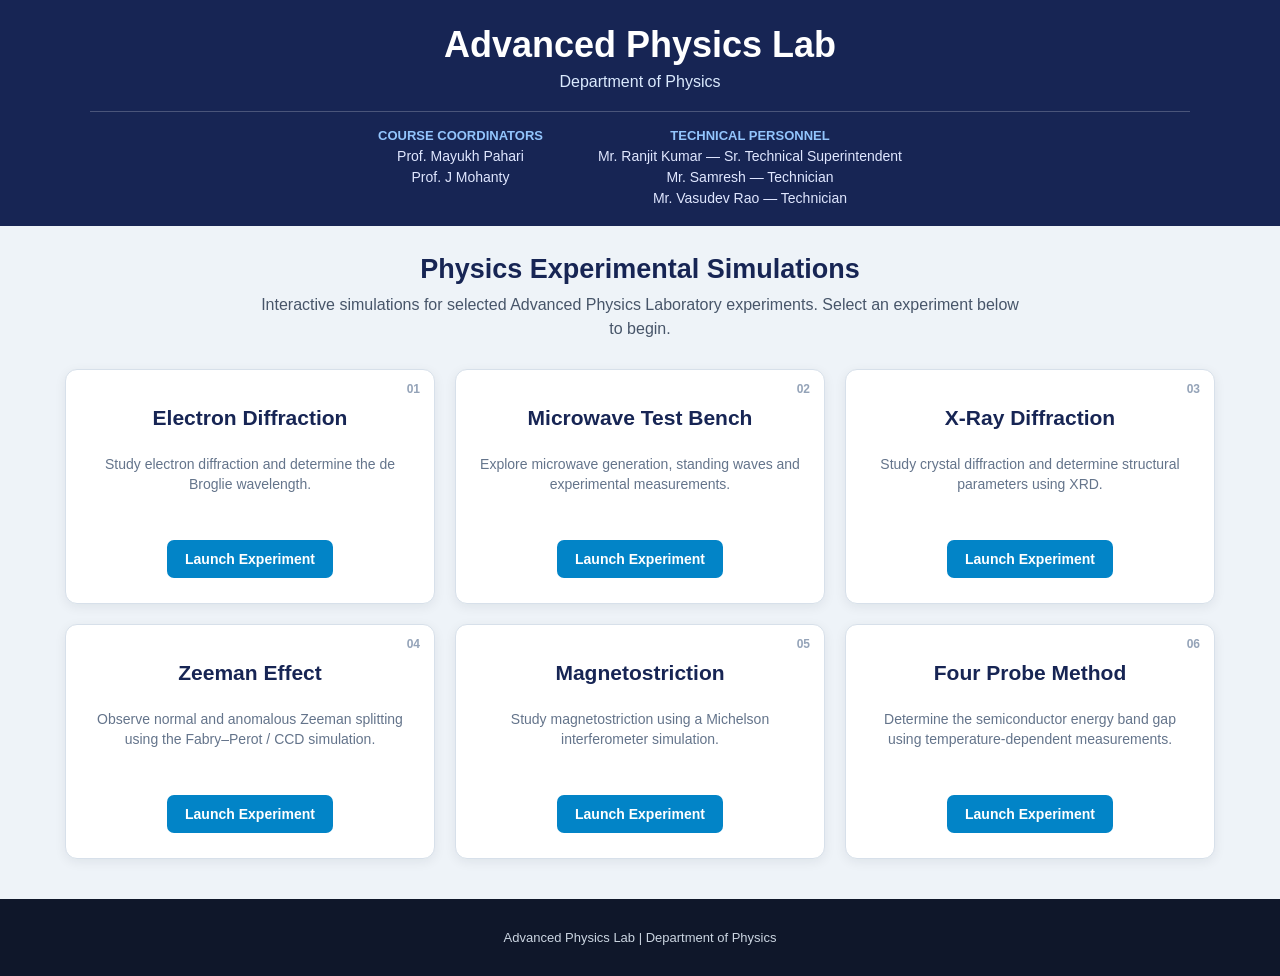
<file: index.html>
<!DOCTYPE html>
<html lang="en">

<head>
    <meta charset="UTF-8">
    <meta name="viewport" content="width=device-width, initial-scale=1.0">
    <title>Advanced Physics Lab</title>
    <link rel="stylesheet" href="style.css">
</head>

<body>

    <header class="lab-header">
        <h1>Advanced Physics Lab</h1>
        <p>Department of Physics</p>

        <div class="people-section">
            <div class="people-group">
                <span class="label">Course Coordinators</span>
                <span>Prof. Mayukh Pahari</span>
                <span>Prof. J Mohanty</span>
            </div>
            <div class="people-group">
                <span class="label">Technical Personnel</span>
                <span>Mr. Ranjit Kumar — Sr. Technical Superintendent</span>
                <span>Mr. Samresh — Technician</span>
                <span>Mr. Vasudev Rao — Technician</span>
            </div>
        </div>
    </header>

    <main id="home">
        <section class="intro">
            <h2>Physics Experimental Simulations</h2>
            <p>Interactive simulations for selected Advanced Physics Laboratory experiments. Select an experiment below
                to begin.</p>
        </section>

        <section id="experiments" class="experiment-grid">

            <div class="card">
                <div class="card-number">01</div>
                <h2>Electron Diffraction</h2>
                <p>Study electron diffraction and determine the de Broglie wavelength.</p>
                <button onclick="openExperiment('electron.html')">Launch Experiment</button>
            </div>

            <div class="card">
                <div class="card-number">02</div>
                <h2>Microwave Test Bench</h2>
                <p>Explore microwave generation, standing waves and experimental measurements.</p>
                <button onclick="openExperiment('microwave.html')">Launch Experiment</button>
            </div>

            <div class="card">
                <div class="card-number">03</div>
                <h2>X-Ray Diffraction</h2>
                <p>Study crystal diffraction and determine structural parameters using XRD.</p>
                <button onclick="openExperiment('xrd.html')">Launch Experiment</button>
            </div>

            <div class="card">
                <div class="card-number">04</div>
                <h2>Zeeman Effect</h2>
                <p>Observe normal and anomalous Zeeman splitting using the Fabry–Perot / CCD simulation.</p>
                <button onclick="openExperiment('zeeman.html')">Launch Experiment</button>
            </div>

            <div class="card">
                <div class="card-number">05</div>
                <h2>Magnetostriction</h2>
                <p>Study magnetostriction using a Michelson interferometer simulation.</p>
                <button onclick="openExperiment('magnestriction.html')">Launch Experiment</button>
            </div>

            <div class="card">
                <div class="card-number">06</div>
                <h2>Four Probe Method</h2>
                <p>Determine the semiconductor energy band gap using temperature-dependent measurements.</p>
                <button onclick="openExperiment('fourprobe.html')">Launch Experiment</button>
            </div>

        </section>

    </main>

    <footer>
        <p>Advanced Physics Lab | Department of Physics </p>
    </footer>

    <script src="script.js"></script>
</body>

</html>
</file>
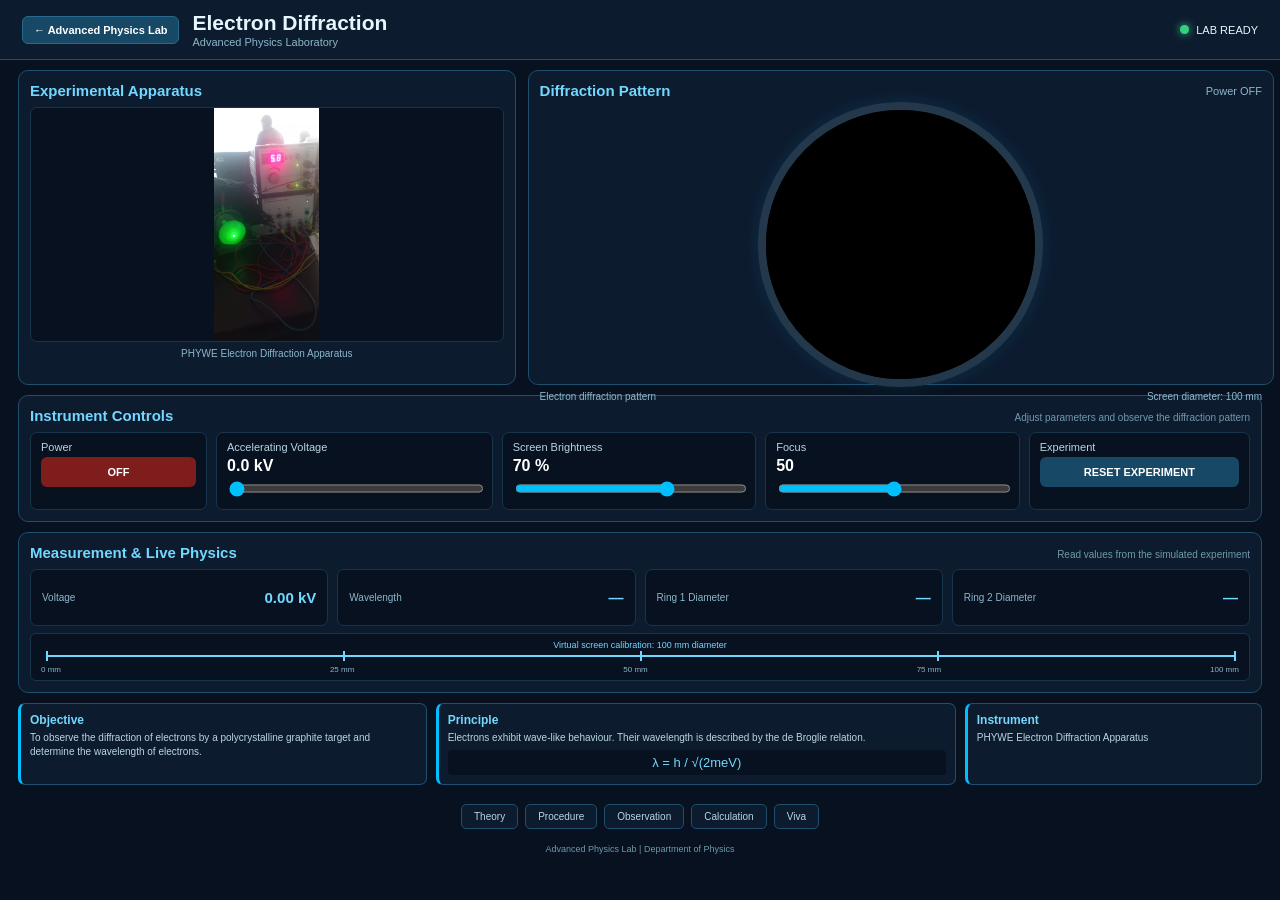
<file: pages/electron.html>
<!DOCTYPE html>
<html lang="en">

<head>
    <meta charset="UTF-8">
    <meta name="viewport" content="width=device-width, initial-scale=1.0">
    <title>Electron Diffraction | Advanced Physics Lab</title>
    <link rel="stylesheet" href="../css/electron.css">
</head>

<body>

    <header class="lab-header">
        <div class="header-left">
            <button class="home-button" onclick="window.location.href='../index.html'">
                ← Advanced Physics Lab
            </button>
            <div>
                <h1>Electron Diffraction</h1>
                <p>Advanced Physics Laboratory</p>
            </div>
        </div>

        <div class="status">
            <span class="status-light"></span>
            <span>LAB READY</span>
        </div>
    </header>

    <main class="lab-container">

        <!-- TOP: APPARATUS + RESULT -->
        <section class="top-row">

            <div class="apparatus-panel panel">
                <h2>Experimental Apparatus</h2>

                <div class="apparatus-image">
                    <img src="../images/electron.jpeg" alt="PHYWE Electron Diffraction Apparatus"
                        onerror="this.style.display='none'; this.nextElementSibling.style.display='flex';">

                    <div class="image-placeholder">
                        <strong>PHYWE Electron Diffraction Apparatus</strong>
                        <span>Experimental setup</span>
                    </div>
                </div>

                <div class="apparatus-caption">
                    PHYWE Electron Diffraction Apparatus
                </div>
            </div>

            <div class="screen-panel panel">
                <div class="panel-heading">
                    <h2>Diffraction Pattern</h2>
                    <span id="screenStatus">Power OFF</span>
                </div>

                <div class="screen-container">
                    <canvas id="diffractionCanvas"></canvas>
                </div>

                <div class="screen-info">
                    <span>Electron diffraction pattern</span>
                    <span>Screen diameter: 100 mm</span>
                </div>
            </div>

        </section>

        <!-- CONTROLS -->
        <section class="controls-panel panel">

            <div class="section-title">
                <h2>Instrument Controls</h2>
                <span>Adjust parameters and observe the diffraction pattern</span>
            </div>

            <div class="controls-grid">

                <div class="control-card power-control">
                    <label>Power</label>
                    <button id="powerButton" class="power-button">OFF</button>
                </div>

                <div class="control-card">
                    <label for="voltageSlider">Accelerating Voltage</label>
                    <div class="value-display">
                        <span id="voltageValue">0.0</span> kV
                    </div>
                    <input type="range" id="voltageSlider" min="0" max="10" step="0.1" value="0">
                </div>

                <div class="control-card">
                    <label for="brightnessSlider">Screen Brightness</label>
                    <div class="value-display">
                        <span id="brightnessValue">70</span> %
                    </div>
                    <input type="range" id="brightnessSlider" min="10" max="100" value="70">
                </div>

                <div class="control-card">
                    <label for="focusSlider">Focus</label>
                    <div class="value-display">
                        <span id="focusValue">50</span>
                    </div>
                    <input type="range" id="focusSlider" min="0" max="100" value="50">
                </div>

                <div class="control-card reset-control">
                    <label>Experiment</label>
                    <button id="resetButton" class="reset-button">
                        RESET EXPERIMENT
                    </button>
                </div>

            </div>

        </section>

        <!-- MEASUREMENTS -->
        <section class="measurement-panel panel">

            <div class="section-title">
                <h2>Measurement & Live Physics</h2>
                <span>Read values from the simulated experiment</span>
            </div>

            <div class="measurement-grid">

                <div class="measurement-card">
                    <span>Voltage</span>
                    <strong id="readoutVoltage">0.00 kV</strong>
                </div>

                <div class="measurement-card">
                    <span>Wavelength</span>
                    <strong id="readoutWavelength">—</strong>
                </div>

                <div class="measurement-card">
                    <span>Ring 1 Diameter</span>
                    <strong id="readoutRing1">—</strong>
                </div>

                <div class="measurement-card">
                    <span>Ring 2 Diameter</span>
                    <strong id="readoutRing2">—</strong>
                </div>

            </div>

            <div class="measurement-scale">
                <div class="scale-title">Virtual screen calibration: 100 mm diameter</div>

                <div class="scale-line">
                    <span class="tick tick-0"></span>
                    <span class="tick tick-25"></span>
                    <span class="tick tick-50"></span>
                    <span class="tick tick-75"></span>
                    <span class="tick tick-100"></span>
                </div>

                <div class="scale-labels">
                    <span>0 mm</span>
                    <span>25 mm</span>
                    <span>50 mm</span>
                    <span>75 mm</span>
                    <span>100 mm</span>
                </div>
            </div>

        </section>

        <!-- BASIC INFORMATION -->
        <section class="information-row">

            <div class="info-box">
                <h3>Objective</h3>
                <p>
                    To observe the diffraction of electrons by a polycrystalline
                    graphite target and determine the wavelength of electrons.
                </p>
            </div>

            <div class="info-box">
                <h3>Principle</h3>
                <p>
                    Electrons exhibit wave-like behaviour. Their wavelength is
                    described by the de Broglie relation.
                </p>
                <div class="formula">λ = h / √(2meV)</div>
            </div>

            <div class="info-box">
                <h3>Instrument</h3>
                <p>PHYWE Electron Diffraction Apparatus</p>
            </div>

        </section>

    </main>

    <nav class="experiment-navigation">
        <button>Theory</button>
        <button>Procedure</button>
        <button>Observation</button>
        <button>Calculation</button>
        <button>Viva</button>
    </nav>

    <footer>
        Advanced Physics Lab | Department of Physics
    </footer>

    <script src="../js/electron.js"></script>

</body>

</html>
</file>
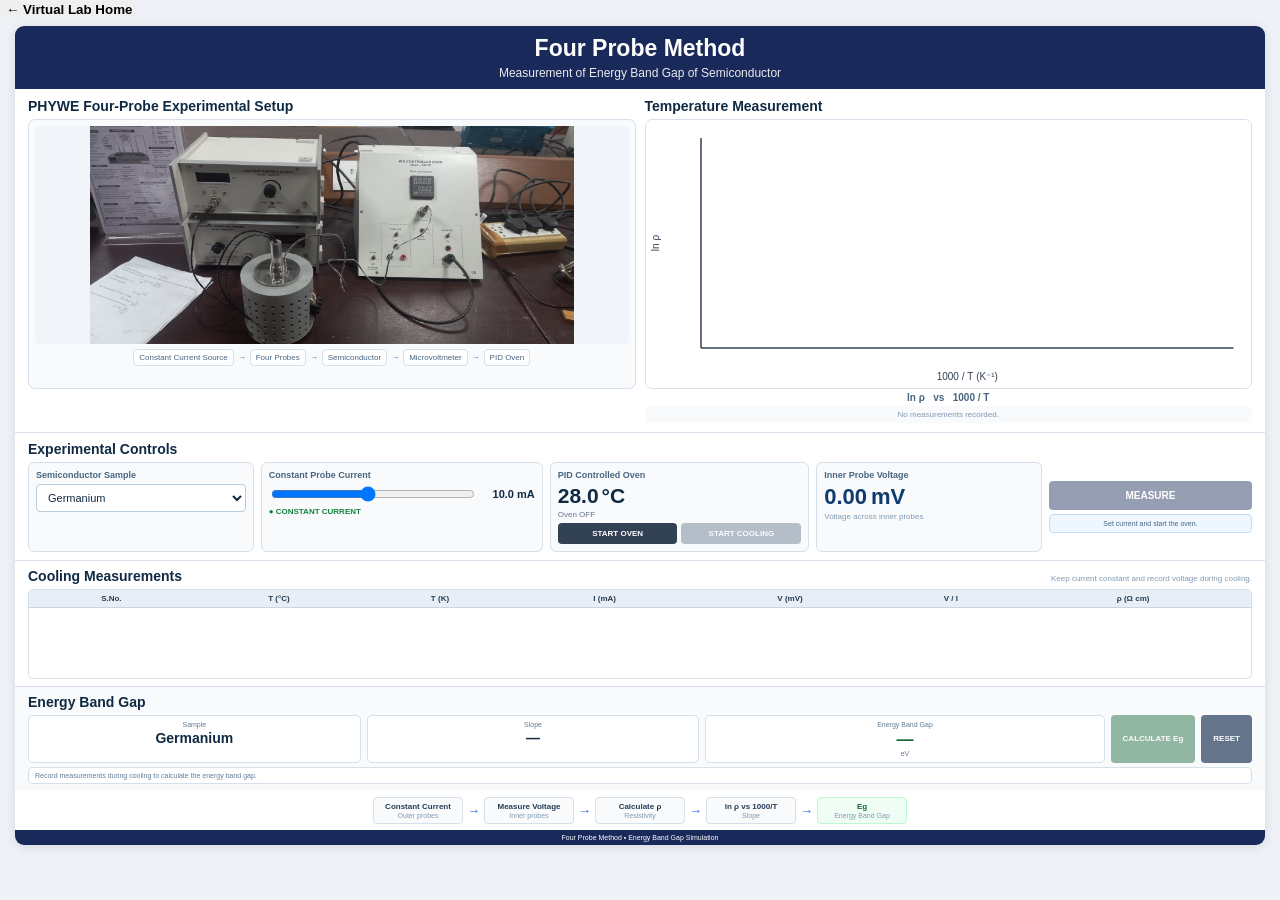
<file: pages/fourprobe.html>
<!DOCTYPE html>
<html lang="en">

<head>
    <meta charset="UTF-8">
    <meta name="viewport" content="width=device-width, initial-scale=1.0">
    <button class="home-button" onclick="window.location.href='../index.html'">
        ← Virtual Lab Home
    </button>
    <title>Four Probe Method - Energy Band Gap</title>

    <link rel="stylesheet" href="../css/fourprobe.css">
</head>

<body>

    <div class="experiment-container">

        <!-- =====================================================
         HEADER
         ===================================================== -->

        <header class="experiment-header">

            <div class="header-title">
                Four Probe Method
            </div>

            <div class="header-subtitle">
                Measurement of Energy Band Gap of Semiconductor
            </div>

        </header>


        <!-- =====================================================
         TOP: EQUIPMENT + GRAPH
         ===================================================== -->

        <section class="top-display">

            <!-- EQUIPMENT -->

            <div class="equipment-top">

                <div class="section-title">
                    PHYWE Four-Probe Experimental Setup
                </div>

                <div class="equipment-card">

                    <img src="../images/fourprobe.jpeg" alt="PHYWE Four Probe Experimental Setup"
                        class="equipment-image">

                    <div class="equipment-flow">

                        <span>Constant Current Source</span>

                        <span class="arrow">→</span>

                        <span>Four Probes</span>

                        <span class="arrow">→</span>

                        <span>Semiconductor</span>

                        <span class="arrow">→</span>

                        <span>Microvoltmeter</span>

                        <span class="arrow">→</span>

                        <span>PID Oven</span>

                    </div>

                </div>

            </div>


            <!-- GRAPH -->

            <div class="graph-panel">

                <div class="section-title">
                    Temperature Measurement
                </div>

                <div class="graph-card">

                    <canvas id="bandGapGraph"></canvas>

                </div>

                <div class="graph-axis-label">
                    ln ρ &nbsp; vs &nbsp; 1000 / T
                </div>

                <div class="graph-status" id="graphStatus">

                    No measurements recorded.

                </div>

            </div>

        </section>



        <!-- =====================================================
         CONTROLS
         ===================================================== -->

        <section class="controls-section">

            <div class="section-title">
                Experimental Controls
            </div>


            <div class="controls-grid">


                <!-- MATERIAL -->

                <div class="control-card">

                    <div class="control-label">
                        Semiconductor Sample
                    </div>

                    <select id="materialSelect" class="select-control">

                        <option value="germanium">
                            Germanium
                        </option>

                        <option value="silicon">
                            Silicon
                        </option>

                    </select>

                </div>



                <!-- CURRENT -->

                <div class="control-card">

                    <div class="control-label">
                        Constant Probe Current
                    </div>

                    <div class="slider-row">

                        <input type="range" id="currentSlider" min="1" max="20" step="0.5" value="10">

                        <span id="currentValue">
                            10.0 mA
                        </span>

                    </div>

                    <div class="constant-current-label">
                        ● CONSTANT CURRENT
                    </div>

                </div>



                <!-- OVEN -->

                <div class="control-card oven-card">

                    <div class="control-label">
                        PID Controlled Oven
                    </div>

                    <div class="temperature-display">

                        <span id="temperatureValue">
                            28.0
                        </span>

                        <span>°C</span>

                    </div>

                    <div class="temperature-status" id="ovenStatus">

                        Oven OFF

                    </div>

                    <div class="oven-buttons">

                        <button id="startOvenButton" class="primary-button">

                            START OVEN

                        </button>

                        <button id="startCoolingButton" class="secondary-button" disabled>

                            START COOLING

                        </button>

                    </div>

                </div>



                <!-- VOLTAGE -->

                <div class="control-card voltage-card">

                    <div class="control-label">
                        Inner Probe Voltage
                    </div>

                    <div class="large-reading">

                        <span id="voltageValue">
                            0.00
                        </span>

                        <span>mV</span>

                    </div>

                    <div class="reading-info">

                        Voltage across inner probes

                    </div>

                </div>



                <!-- MEASURE -->

                <div class="measure-control">

                    <button id="measureButton" class="measure-button" disabled>

                        MEASURE

                    </button>

                    <div id="measurementMessage" class="measurement-message">

                        Set current and start the oven.

                    </div>

                </div>

            </div>

        </section>



        <!-- =====================================================
         MEASUREMENT TABLE
         ===================================================== -->

        <section class="measurement-section">

            <div class="measurement-heading-row">

                <div class="section-title">
                    Cooling Measurements
                </div>

                <div class="measurement-instruction">

                    Keep current constant and record voltage during cooling.

                </div>

            </div>


            <div class="table-wrapper">

                <table id="measurementTable">

                    <thead>

                        <tr>

                            <th>S.No.</th>

                            <th>T (°C)</th>

                            <th>T (K)</th>

                            <th>I (mA)</th>

                            <th>V (mV)</th>

                            <th>V / I</th>

                            <th>ρ (Ω cm)</th>

                        </tr>

                    </thead>

                    <tbody id="measurementBody">

                        <!-- JavaScript adds rows -->

                    </tbody>

                </table>

            </div>

        </section>



        <!-- =====================================================
         CALCULATION
         ===================================================== -->

        <section class="calculation-section">

            <div class="section-title">
                Energy Band Gap
            </div>


            <div class="calculation-content">


                <div class="result-card">

                    <div class="result-label">
                        Sample
                    </div>

                    <div class="result-value" id="resultMaterial">

                        Germanium

                    </div>

                </div>


                <div class="result-card">

                    <div class="result-label">
                        Slope
                    </div>

                    <div class="result-value" id="slopeValue">

                        —

                    </div>

                </div>


                <div class="result-card band-gap-card">

                    <div class="result-label">
                        Energy Band Gap
                    </div>

                    <div class="result-value highlight" id="bandGapValue">

                        —

                    </div>

                    <div class="result-unit">
                        eV
                    </div>

                </div>


                <button id="calculateButton" class="calculate-button" disabled>

                    CALCULATE Eg

                </button>


                <button id="resetButton" class="reset-button">

                    RESET

                </button>

            </div>


            <div id="calculationMessage" class="calculation-message">

                Record measurements during cooling to calculate
                the energy band gap.

            </div>

        </section>



        <!-- =====================================================
         PRINCIPLE
         ===================================================== -->

        <section class="principle-section">

            <div class="principle-flow">

                <div class="principle-step">

                    <strong>Constant Current</strong>

                    <span>Outer probes</span>

                </div>

                <div class="principle-arrow">→</div>

                <div class="principle-step">

                    <strong>Measure Voltage</strong>

                    <span>Inner probes</span>

                </div>

                <div class="principle-arrow">→</div>

                <div class="principle-step">

                    <strong>Calculate ρ</strong>

                    <span>Resistivity</span>

                </div>

                <div class="principle-arrow">→</div>

                <div class="principle-step">

                    <strong>ln ρ vs 1000/T</strong>

                    <span>Slope</span>

                </div>

                <div class="principle-arrow">→</div>

                <div class="principle-step final">

                    <strong>Eg</strong>

                    <span>Energy Band Gap</span>

                </div>

            </div>

        </section>



        <!-- =====================================================
         FOOTER
         ===================================================== -->

        <footer class="experiment-footer">

            Four Probe Method • Energy Band Gap Simulation

        </footer>

    </div>


    <script src="../js/fourprobe.js"></script>

</body>

</html>
</file>
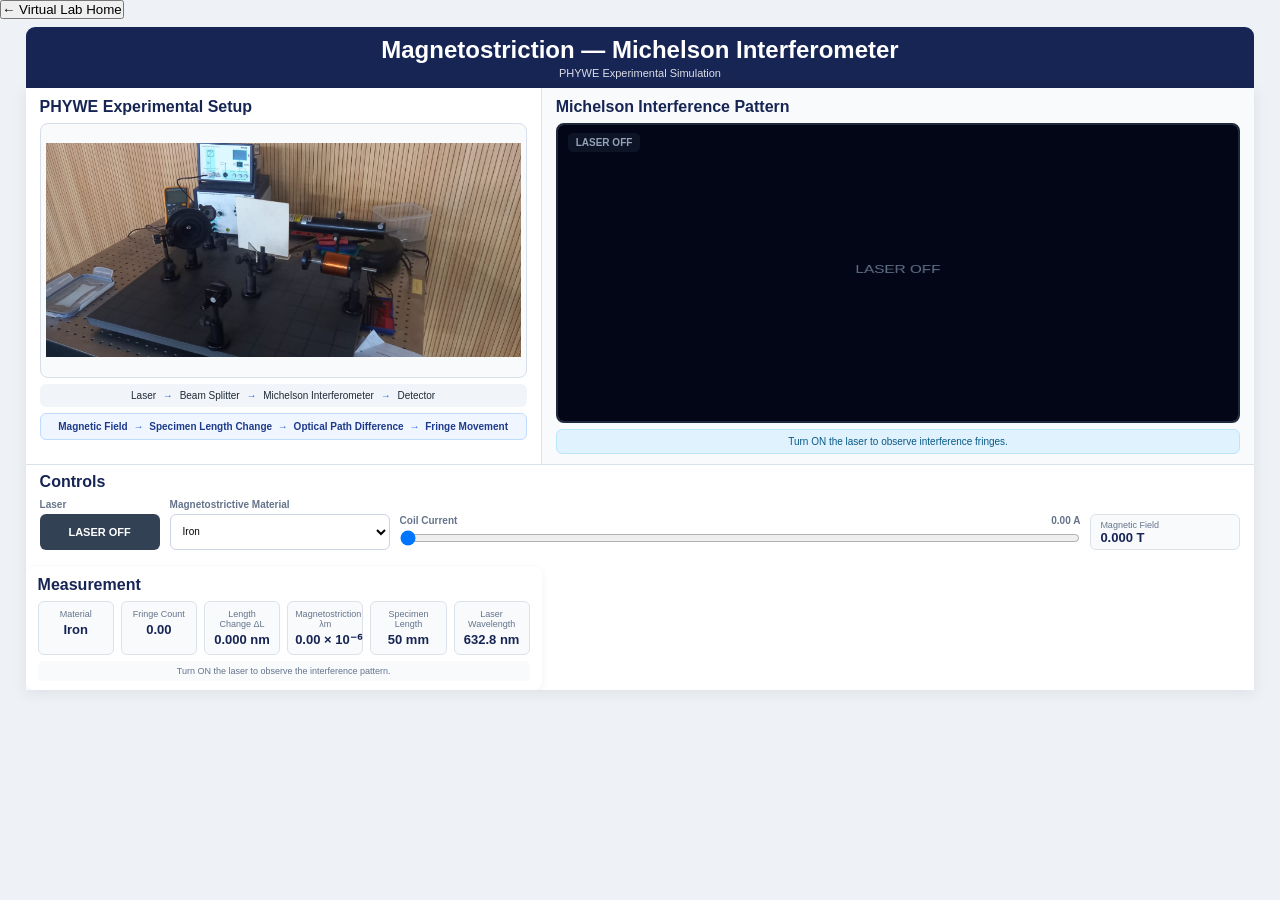
<file: pages/magnestriction.html>
<!DOCTYPE html>
<html lang="en">

<head>
    <meta charset="UTF-8">
    <meta name="viewport" content="width=device-width, initial-scale=1.0">

    <title>
        Magnetostriction - Michelson Interferometer
    </title>
    <button class="home-button" onclick="window.location.href='../index.html'">
        ← Virtual Lab Home
    </button>

    <link rel="stylesheet" href="../css/magestrostriction.css">
</head>

<body>

    <div class="experiment">

        <!-- =====================================================
         HEADER
    ====================================================== -->

        <header class="header">

            <h1>
                Magnetostriction — Michelson Interferometer
            </h1>

            <div class="subtitle">
                PHYWE Experimental Simulation
            </div>

        </header>


        <!-- =====================================================
         MAIN EXPERIMENT
    ====================================================== -->

        <main class="main-layout">


            <!-- =================================================
             ACTUAL PHYWE SETUP
        ================================================== -->

            <section class="setup-panel">

                <h2>
                    PHYWE Experimental Setup
                </h2>

                <div class="setup-image-box">

                    <!--
                    Replace the image path with the location
                    of your actual setup photograph.
                -->

                    <img src="../images/magnostriction.jpeg" alt="Magnetostriction Michelson Interferometer Setup"
                        class="setup-image">

                </div>


                <div class="optical-path">

                    Laser

                    <span>→</span>

                    Beam Splitter

                    <span>→</span>

                    Michelson Interferometer

                    <span>→</span>

                    Detector

                </div>


                <div class="physics-chain">

                    Magnetic Field

                    <span>→</span>

                    Specimen Length Change

                    <span>→</span>

                    Optical Path Difference

                    <span>→</span>

                    Fringe Movement

                </div>

            </section>



            <!-- =================================================
             MICHELSON INTERFERENCE
        ================================================== -->

            <section class="simulation-panel">

                <h2>
                    Michelson Interference Pattern
                </h2>


                <div class="fringe-container">

                    <canvas id="fringeCanvas" width="800" height="480">
                    </canvas>


                    <div class="laser-status" id="laserStatus">

                        LASER OFF

                    </div>

                </div>


                <div class="fringe-message" id="fringeMessage">

                    Turn ON the laser to observe interference fringes.

                </div>

            </section>



            <!-- =================================================
             CONTROLS
        ================================================== -->

            <section class="controls-panel">

                <h2>
                    Controls
                </h2>


                <!-- LASER -->

                <div class="control-block">

                    <label>
                        Laser
                    </label>

                    <button id="laserButton" class="control-button">

                        LASER OFF

                    </button>

                </div>


                <!-- MATERIAL -->

                <div class="control-block">

                    <label for="materialSelect">
                        Magnetostrictive Material
                    </label>

                    <select id="materialSelect">

                        <option value="iron">
                            Iron
                        </option>

                        <option value="nickel">
                            Nickel
                        </option>

                        <option value="copper">
                            Copper — No Magnetostriction
                        </option>

                    </select>

                </div>


                <!-- CURRENT -->

                <div class="control-block current-block">

                    <label for="currentSlider">

                        Coil Current

                        <span id="currentValue">
                            0.00 A
                        </span>

                    </label>

                    <input type="range" id="currentSlider" min="0" max="5" step="0.01" value="0">

                </div>


                <!-- MAGNETIC FIELD -->

                <div class="parameter-card">

                    <div class="parameter-title">
                        Magnetic Field
                    </div>

                    <div class="parameter-value">

                        <span id="fieldValue">
                            0.000
                        </span>

                        T

                    </div>

                </div>

            </section>



            <!-- =================================================
             MEASUREMENT
        ================================================== -->

            <section class="measurement-panel">

                <h2>
                    Measurement
                </h2>


                <div class="measurement-grid">


                    <!-- MATERIAL -->

                    <div class="measurement-card">

                        <div class="measurement-title">
                            Material
                        </div>

                        <div id="materialValue" class="measurement-value">

                            Iron

                        </div>

                    </div>


                    <!-- FRINGE COUNT -->

                    <div class="measurement-card">

                        <div class="measurement-title">
                            Fringe Count
                        </div>

                        <div id="fringeCount" class="measurement-value">

                            0

                        </div>

                    </div>


                    <!-- LENGTH CHANGE -->

                    <div class="measurement-card">

                        <div class="measurement-title">
                            Length Change ΔL
                        </div>

                        <div id="lengthChange" class="measurement-value">

                            0.000 nm

                        </div>

                    </div>


                    <!-- MAGNETOSTRICTION -->

                    <div class="measurement-card">

                        <div class="measurement-title">
                            Magnetostriction λm
                        </div>

                        <div id="magnetostrictionValue" class="measurement-value">

                            0.00 × 10⁻⁶

                        </div>

                    </div>


                    <!-- SPECIMEN LENGTH -->

                    <div class="measurement-card">

                        <div class="measurement-title">
                            Specimen Length
                        </div>

                        <div class="measurement-value">

                            50 mm

                        </div>

                    </div>


                    <!-- WAVELENGTH -->

                    <div class="measurement-card">

                        <div class="measurement-title">
                            Laser Wavelength
                        </div>

                        <div class="measurement-value">

                            632.8 nm

                        </div>


                    </div>


                </div>


                <div id="measurementMessage" class="measurement-message">

                    Select a material and increase the current.

                </div>

            </section>


        </main>

    </div>


    <script src="../js/magestrostriction.js"></script>

</body>

</html>
</file>
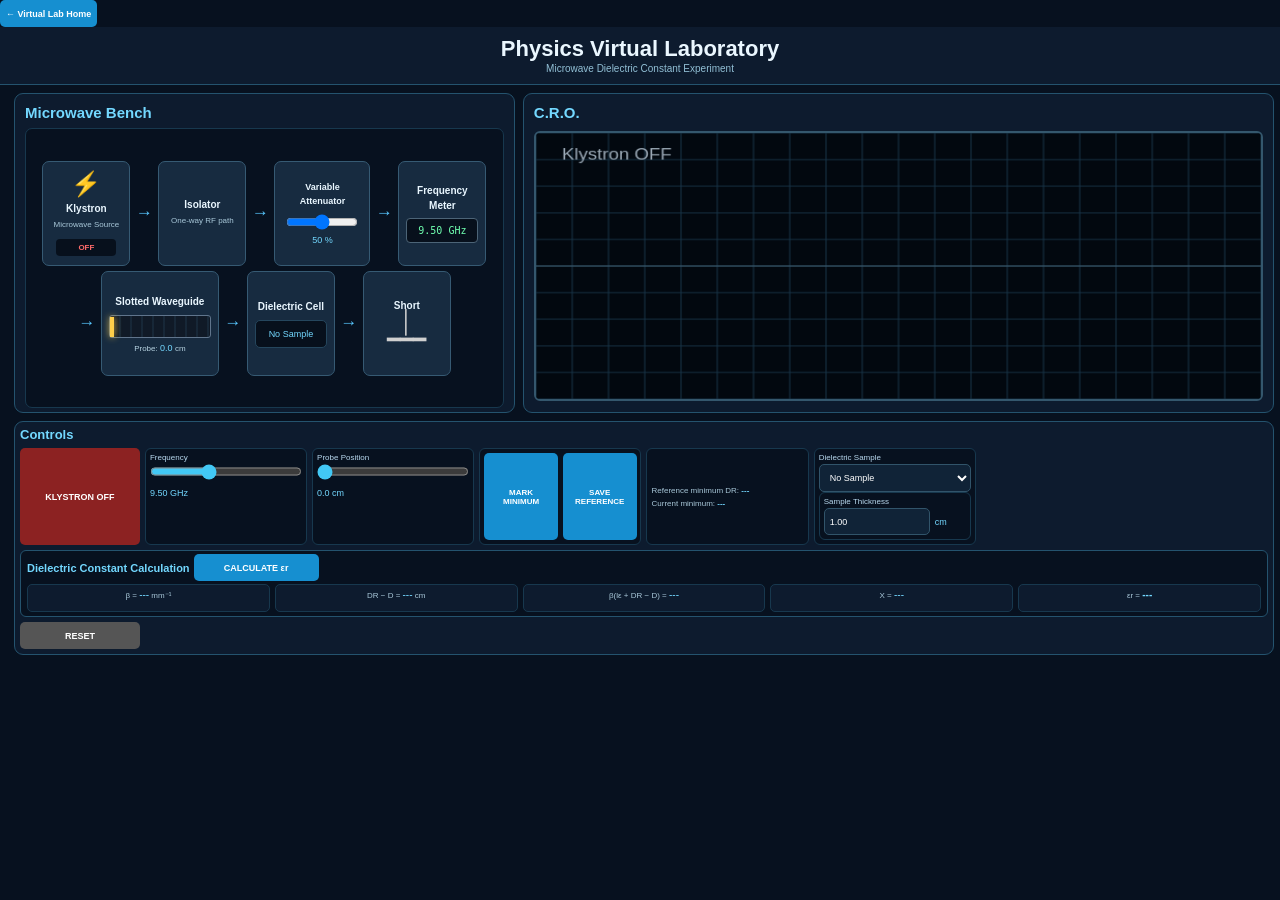
<file: pages/microwave.html>
<!DOCTYPE html>
<html lang="en">

<head>

    <meta charset="UTF-8">

    <meta name="viewport" content="width=device-width, initial-scale=1.0">
    <button class="home-button" onclick="window.location.href='../index.html'">
        ← Virtual Lab Home
    </button>
    <title>Virtual Microwave Bench</title>

    <link rel="stylesheet" href="../css/microwave.css">

</head>


<body>

    <header>

        <h1>Physics Virtual Laboratory</h1>

        <p>Microwave Dielectric Constant Experiment</p>

    </header>


    <main>

        <!-- =====================================
         MICROWAVE BENCH
         ===================================== -->

        <section class="bench-section">

            <h2>Microwave Bench</h2>


            <div class="bench">


                <!-- KLYSTRON -->

                <div class="component" id="klystron">

                    <div class="component-icon">
                        ⚡
                    </div>

                    <h3>Klystron</h3>

                    <p>Microwave Source</p>

                    <div class="status" id="klystronStatus">
                        OFF
                    </div>

                </div>


                <div class="waveguide">
                    →
                </div>


                <!-- ISOLATOR -->

                <div class="component" id="isolator">

                    <h3>Isolator</h3>

                    <p>One-way RF path</p>

                </div>


                <div class="waveguide">
                    →
                </div>


                <!-- ATTENUATOR -->

                <div class="component" id="attenuator">

                    <h3>Variable</h3>

                    <h3>Attenuator</h3>

                    <input type="range" id="attenuatorSlider" min="0" max="100" value="50">

                    <span id="attenuatorValue">
                        50 %
                    </span>

                </div>


                <div class="waveguide">
                    →
                </div>


                <!-- FREQUENCY METER -->

                <div class="component" id="frequencyMeter">

                    <h3>Frequency</h3>

                    <h3>Meter</h3>

                    <div class="display" id="frequencyDisplay">

                        9.50 GHz

                    </div>

                </div>


                <div class="waveguide">
                    →
                </div>


                <!-- SLOTTED WAVEGUIDE -->

                <div class="component slotted" id="slottedSection">

                    <h3>Slotted Waveguide</h3>

                    <div class="slot-track">

                        <div class="probe" id="probe">

                        </div>

                    </div>

                    <div class="probe-position">

                        Probe:
                        <span id="probePosition">
                            0.0
                        </span>
                        cm

                    </div>

                </div>


                <div class="waveguide">
                    →
                </div>


                <!-- DIELECTRIC CELL -->

                <div class="component" id="dielectricCell">

                    <h3>Dielectric Cell</h3>

                    <div class="sample" id="sample">

                        No Sample

                    </div>

                </div>


                <div class="waveguide">
                    →
                </div>


                <!-- SHORT CIRCUIT -->

                <div class="component">

                    <h3>Short</h3>

                    <div class="short-circuit">
                        │
                        <br>
                        ━━━
                    </div>

                </div>

            </div>

        </section>



        <!-- =====================================
         CRO
         ===================================== -->

        <section class="cro-section">

            <div class="cro">

                <h2>C.R.O.</h2>

                <canvas id="croCanvas" width="700" height="300">
                </canvas>

            </div>



            <!-- =================================
             CONTROLS
             ================================= -->

            <div class="controls">

                <h2>Controls</h2>


                <button id="powerButton">

                    KLYSTRON OFF

                </button>


                <div class="control-group">

                    <label>
                        Frequency
                    </label>

                    <input type="range" id="frequencySlider" min="8" max="12" step="0.01" value="9.50">

                    <span id="frequencyValue">

                        9.50 GHz

                    </span>

                </div>



                <div class="control-group">

                    <label>
                        Probe Position
                    </label>

                    <input type="range" id="probeSlider" min="0" max="20" step="0.1" value="0">

                    <span id="probeValue">

                        0.0 cm

                    </span>

                </div>

                <div class="measurement-controls">

                    <button id="markMinimumButton">
                        MARK MINIMUM
                    </button>

                    <button id="saveReferenceButton">
                        SAVE REFERENCE
                    </button>

                </div>

                <div class="measurement-display">

                    <div>
                        Reference minimum DR:
                        <span id="referenceMinimumValue">---</span>
                    </div>

                    <div>
                        Current minimum:
                        <span id="sampleMinimumValue">---</span>
                    </div>

                </div>



                <div class="control-group">

                    <label>
                        Dielectric Sample
                    </label>

                    <select id="sampleSelect">

                        <option value="none">
                            No Sample
                        </option>

                        <option value="teflon">
                            Teflon
                        </option>

                        <option value="perspex">
                            Perspex
                        </option>

                        <option value="glass">
                            Glass
                        </option>

                    </select>
                    <div class="control-group">

                        <label>
                            Sample Thickness
                        </label>

                        <input type="number" id="sampleThickness" min="0.1" max="10" step="0.01" value="1.00">

                        <span>cm</span>

                    </div>

                </div>
                <div class="calculation-panel">

                    <h3>Dielectric Constant Calculation</h3>

                    <button id="calculateEpsilonButton" disabled>
                        CALCULATE εr
                    </button>

                    <div class="calculation-results">

                        <div>
                            β =
                            <span id="betaValue">---</span>
                            mm⁻¹
                        </div>

                        <div>
                            DR − D =
                            <span id="shiftValue">---</span>
                            cm
                        </div>

                        <div>
                            β(lε + DR − D) =
                            <span id="phaseValue">---</span>
                        </div>

                        <div>
                            X =
                            <span id="xValue">---</span>
                        </div>

                        <div>
                            εr =
                            <strong id="epsilonValue">---</strong>
                        </div>

                    </div>

                    <div id="calculationStatus"></div>

                </div>


                <button id="resetButton">

                    RESET

                </button>

            </div>

        </section>

    </main>



    <footer>

        Physics Department Virtual Laboratory

    </footer>


    <script src="../js/microwave.js">
    </script>

</body>

</html>
</file>
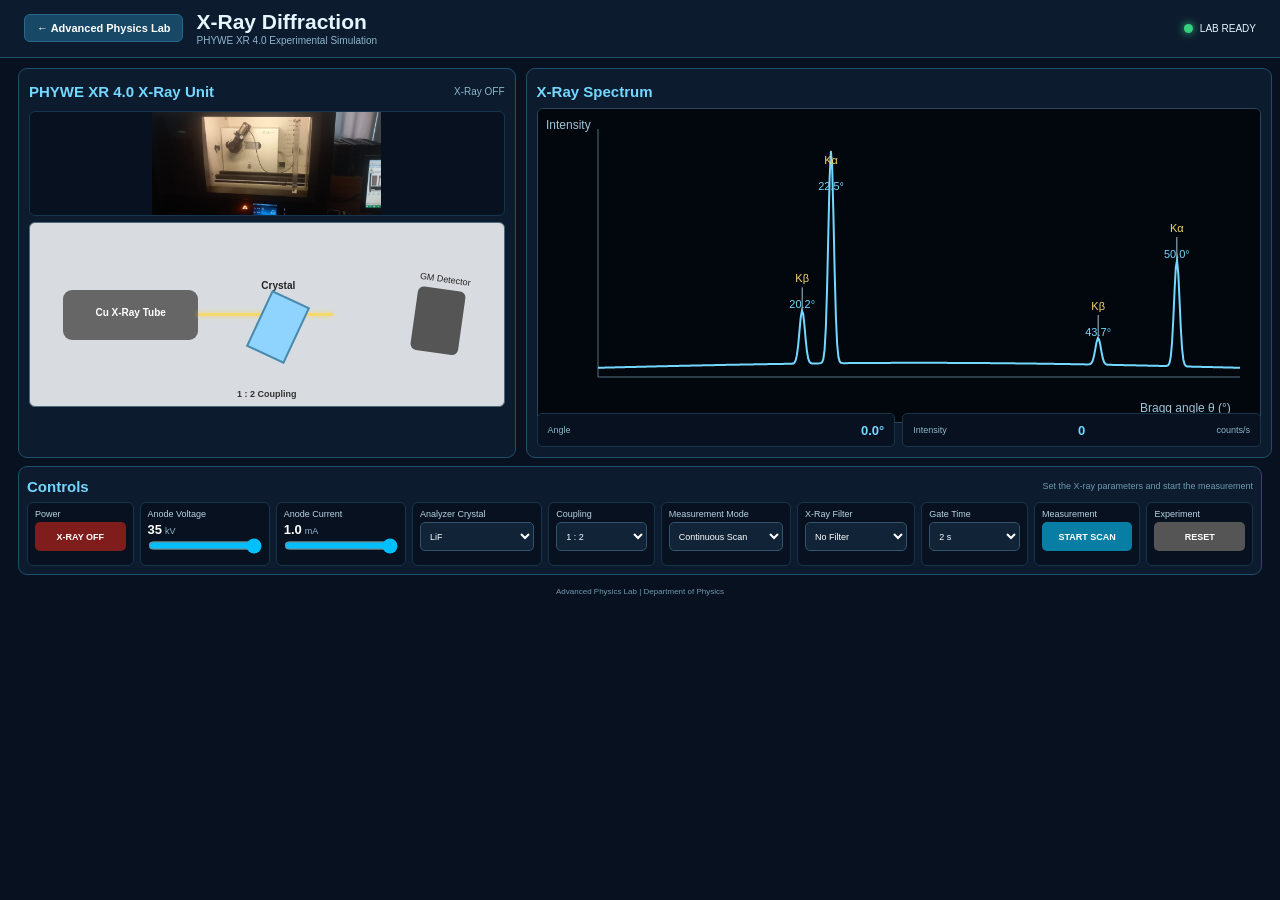
<file: pages/xrd.html>
<!DOCTYPE html>
<html lang="en">

<head>
    <meta charset="UTF-8">
    <meta name="viewport" content="width=device-width, initial-scale=1.0">
    <title>X-Ray Diffraction | Advanced Physics Lab</title>
    <link rel="stylesheet" href="../css/xrd.css">
</head>

<body>

    <header class="lab-header">
        <div class="header-left">
            <button class="home-button" onclick="window.location.href='../index.html'">
                ← Advanced Physics Lab
            </button>
            <div>
                <h1>X-Ray Diffraction</h1>
                <p>PHYWE XR 4.0 Experimental Simulation</p>
            </div>
        </div>

        <div class="status">
            <span class="status-light"></span>
            <span>LAB READY</span>
        </div>
    </header>

    <main class="xrd-container">

        <!-- =========================================
         TOP: APPARATUS + SPECTRUM
         ========================================= -->
        <section class="top-row">

            <section class="instrument-panel panel">
                <div class="panel-heading">
                    <h2>PHYWE XR 4.0 X-Ray Unit</h2>
                    <span id="xrayStatus">X-Ray OFF</span>
                </div>

                <!--
                If you have a real XRD apparatus photograph,
                place it at ../images/xrd.jpeg.
                The schematic remains available below as the
                interactive detector visualization.
            -->
                <div class="instrument-photo" id="instrumentPhoto">
                    <img src="../images/xrd.jpeg" alt="PHYWE XR 4.0 X-Ray Diffraction Unit"
                        onerror="this.parentElement.classList.add('no-photo'); this.style.display='none';">
                    <div class="photo-placeholder">
                        <strong>PHYWE XR 4.0</strong>
                        <span>X-Ray Diffraction Unit</span>
                    </div>
                </div>

                <!-- Interactive apparatus schematic.
                 Keep the .detector element because xrd.js controls it. -->
                <div class="instrument" id="instrumentDiagram">

                    <div class="xray-tube">
                        <div class="tube-label">Cu X-Ray Tube</div>
                        <div class="beam"></div>
                    </div>

                    <div class="crystal">
                        <div class="crystal-label">Crystal</div>
                        <div class="crystal-block"></div>
                    </div>

                    <div class="detector">
                        <div class="detector-label">GM Detector</div>
                        <div class="detector-head"></div>
                    </div>

                    <div class="axis-label">1 : 2 Coupling</div>
                </div>

                <div class="instrument-status">
                    <span id="instrumentMessage">Turn X-Ray ON to begin.</span>
                </div>
            </section>


            <section class="spectrum-panel panel">

                <div class="spectrum-header">
                    <h2>X-Ray Spectrum</h2>
                    <span id="scanStatus">Ready</span>
                </div>

                <div class="spectrum-container">
                    <canvas id="xrdCanvas"></canvas>
                </div>

                <div class="spectrum-readout">
                    <div>
                        <span>Angle</span>
                        <strong id="angleReadout">0.0°</strong>
                    </div>

                    <div>
                        <span>Intensity</span>
                        <strong id="intensityReadout">0</strong>
                        <small>counts/s</small>
                    </div>
                </div>

            </section>

        </section>


        <!-- =========================================
         CONTROLS
         ========================================= -->
        <section class="control-panel panel">

            <div class="section-title">
                <h2>Controls</h2>
                <span>Set the X-ray parameters and start the measurement</span>
            </div>

            <div class="controls-grid">

                <div class="control-card power-card">
                    <label>Power</label>
                    <button id="xrayPowerButton" class="power-button">
                        X-RAY OFF
                    </button>
                </div>

                <div class="control-card">
                    <label for="anodeVoltage">Anode Voltage</label>
                    <div class="value-row">
                        <strong id="voltageValue">35</strong>
                        <span>kV</span>
                    </div>
                    <input type="range" id="anodeVoltage" min="10" max="35" step="1" value="35">
                </div>

                <div class="control-card">
                    <label for="anodeCurrent">Anode Current</label>
                    <div class="value-row">
                        <strong id="currentValue">1.0</strong>
                        <span>mA</span>
                    </div>
                    <input type="range" id="anodeCurrent" min="0.1" max="1.0" step="0.1" value="1.0">
                </div>

                <div class="control-card">
                    <label for="crystalSelect">Analyzer Crystal</label>
                    <select id="crystalSelect">
                        <option value="LiF">LiF</option>
                        <option value="KBr">KBr</option>
                        <option value="NaCl100">NaCl [100]</option>
                        <option value="NaCl110">NaCl [110]</option>
                        <option value="NaCl111">NaCl [111]</option>
                    </select>
                </div>

                <div class="control-card">
                    <label for="couplingSelect">Coupling</label>
                    <select id="couplingSelect">
                        <option value="1:2">1 : 2</option>
                    </select>
                </div>

                <div class="control-card">
                    <label for="measurementMode">Measurement Mode</label>
                    <select id="measurementMode">
                        <option value="scan">Continuous Scan</option>
                        <option value="fixed">Fixed Angle</option>
                    </select>
                </div>

                <div class="control-card">
                    <label for="filterSelect">X-Ray Filter</label>
                    <select id="filterSelect">
                        <option value="none">No Filter</option>
                        <option value="ni">Nickel (Ni) Filter</option>
                    </select>
                </div>

                <div class="control-card fixed-angle-control" id="fixedAngleControl" style="display:none;">

                    <label for="fixedAngle">Crystal Angle θ</label>

                    <div class="value-row">
                        <strong id="fixedAngleValue">15.0</strong>
                        <span>°</span>
                    </div>

                    <input type="range" id="fixedAngle" min="4" max="55" step="0.1" value="15.0">
                </div>

                <div class="control-card">
                    <label for="gateTime">Gate Time</label>
                    <select id="gateTime">
                        <option value="2">2 s</option>
                    </select>
                </div>

                <div class="control-card action-card">
                    <label>Measurement</label>
                    <button id="scanButton" class="scan-button">
                        START SCAN
                    </button>
                </div>

                <div class="control-card action-card">
                    <label>Experiment</label>
                    <button id="resetButton" class="reset-button">
                        RESET
                    </button>
                </div>

            </div>

        </section>


    </main>

    <footer>
        Advanced Physics Lab | Department of Physics
    </footer>

    <script src="../js/xrd.js"></script>

    <script>
        /*
         * Small display-only helpers.
         * They do not modify the XRD simulation logic.
         */
        document.addEventListener("DOMContentLoaded", function () {

            const mode = document.getElementById("measurementMode");
            const crystal = document.getElementById("crystalSelect");

            const modeDisplay =
                document.getElementById("measurementModeDisplay");

            const crystalDisplay =
                document.getElementById("measurementCrystalDisplay");

            if (mode) {
                mode.addEventListener("change", function () {
                    modeDisplay.textContent =
                        this.value === "fixed"
                            ? "Fixed Angle"
                            : "Continuous";
                });
            }

            if (crystal) {
                crystal.addEventListener("change", function () {
                    crystalDisplay.textContent = this.value;
                });
            }
        });
    </script>

</body>

</html>
</file>
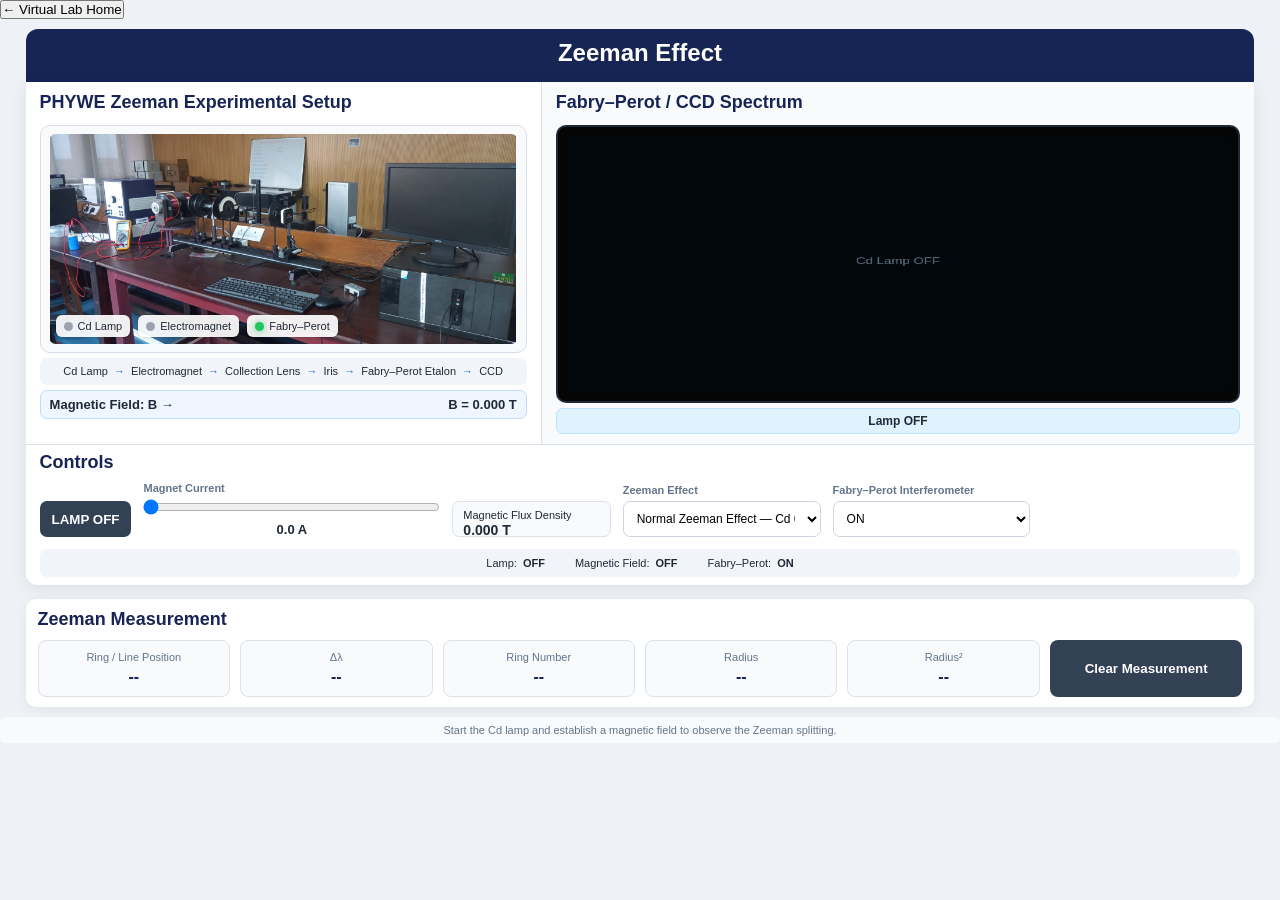
<file: pages/zeeman.html>
<!DOCTYPE html>
<html lang="en">

<head>

    <meta charset="UTF-8">

    <meta name="viewport" content="width=device-width, initial-scale=1.0">
    <button class="home-button" onclick="window.location.href='../index.html'">
        ← Virtual Lab Home
    </button>
    <title>Zeeman Effect - PHYWE</title>

    <link rel="stylesheet" href="../css/zeeman.css">

</head>


<body>

    <div class="experiment">


        <!-- =====================================================
         HEADER
    ====================================================== -->

        <header class="header">

            <h1>
                Zeeman Effect
            </h1>

        </header>


        <!-- =====================================================
     MAIN EXPERIMENT AREA
====================================================== -->

        <div class="main-layout">

            <!-- =================================================
         PHYWE APPARATUS
    ================================================== -->

            <section class="apparatus-panel">

                <h2>
                    PHYWE Zeeman Experimental Setup
                </h2>

                <div class="real-apparatus">

                    <img src="../images/zeeman.jpeg" alt="PHYWE Zeeman Effect Experimental Setup"
                        class="phywe-setup-image">

                    <div class="setup-overlay">

                        <div class="setup-status">
                            <span id="setupLampIndicator" class="indicator">
                            </span>
                            Cd Lamp
                        </div>

                        <div class="setup-status">
                            <span id="setupMagnetIndicator" class="indicator">
                            </span>
                            Electromagnet
                        </div>

                        <div class="setup-status">
                            <span id="setupFPIndicator" class="indicator active">
                            </span>
                            Fabry–Perot
                        </div>

                    </div>

                </div>


                <!-- OPTICAL PATH -->

                <div class="optical-path">

                    <span>Cd Lamp</span>
                    <b>→</b>

                    <span>Electromagnet</span>
                    <b>→</b>

                    <span>Collection Lens</span>
                    <b>→</b>

                    <span>Iris</span>
                    <b>→</b>

                    <span>Fabry–Perot Etalon</span>
                    <b>→</b>

                    <span>CCD</span>

                </div>


                <!-- MAGNETIC FIELD -->

                <div class="magnetic-field">

                    <div class="field-arrow">
                        Magnetic Field: B →
                    </div>

                    <div class="field-value">

                        B =
                        <span id="fieldDisplay">
                            0.000
                        </span>
                        T

                    </div>

                </div>

            </section>


            <!-- =================================================
         FABRY–PEROT / CCD SPECTRUM
    ================================================== -->

            <section class="spectrum-panel">

                <h2>
                    Fabry–Perot / CCD Spectrum
                </h2>

                <div class="ring-display">

                    <canvas id="spectrumCanvas" width="900" height="500">
                    </canvas>

                </div>


                <!-- SMALL STATUS -->

                <div id="spectrumStatus" class="spectrum-status">

                    Lamp OFF

                </div>


                <!-- Keep these IDs for JavaScript.
             They are hidden from the student interface. -->

                <div style="display:none;">

                    <span id="wavelengthValue">
                        643.8 nm
                    </span>

                    <span id="observationField">
                        0.000
                    </span>

                    <span id="splittingValue">
                        0.000
                    </span>

                    <span id="waveNumberValue">
                        0.000
                    </span>

                    <span id="componentCount">
                        1
                    </span>

                </div>

            </section>


            <!-- =================================================
         CONTROLS
    ================================================== -->

            <section class="control-panel">

                <h2>
                    Controls
                </h2>


                <!-- LAMP -->

                <button id="lampButton" class="control-button">

                    LAMP OFF

                </button>


                <!-- MAGNET CURRENT -->

                <div>

                    <label for="currentSlider">
                        Magnet Current
                    </label>

                    <input type="range" id="currentSlider" min="0" max="5" step="0.1" value="0">

                    <div class="value-display">

                        <span id="currentValue">
                            0.0
                        </span>

                        A

                    </div>

                </div>


                <!-- MAGNETIC FIELD -->

                <div class="field-display-box">

                    Magnetic Flux Density

                    <strong>

                        <span id="fieldControlValue">
                            0.000
                        </span>

                        T

                    </strong>

                </div>


                <!-- ZEEMAN EFFECT -->

                <div>

                    <label for="zeemanMode">
                        Zeeman Effect
                    </label>

                    <select id="zeemanMode">

                        <option value="normal">
                            Normal Zeeman Effect
                            — Cd 643.8 nm
                        </option>

                        <option value="anomalous">
                            Anomalous Zeeman Effect
                            — Cd 508.6 nm
                        </option>

                    </select>

                </div>


                <!-- FABRY PEROT -->

                <div>

                    <label for="fabryPerotMode">
                        Fabry–Perot Interferometer
                    </label>

                    <select id="fabryPerotMode">

                        <option value="on">
                            ON
                        </option>

                        <option value="off">
                            OFF
                        </option>

                    </select>

                </div>


                <!-- STATUS -->

                <div class="status-box">

                    <div>

                        Lamp:
                        <strong id="lampStatus">
                            OFF
                        </strong>

                    </div>

                    <div>

                        Magnetic Field:
                        <strong id="fieldStatus">
                            OFF
                        </strong>

                    </div>

                    <div>

                        Fabry–Perot:
                        <strong id="fabryPerotStatus">
                            ON
                        </strong>

                    </div>

                </div>

            </section>

        </div>

        <!-- =====================================================
         MEASUREMENT SECTION
    ====================================================== -->

        <section class="measurement-panel">

            <h2>
                Zeeman Measurement
            </h2>


            <div class="measurement-grid">


                <!-- RING POSITION -->

                <div class="measurement-card">

                    <div class="measurement-title">

                        Ring / Line Position

                    </div>


                    <div id="ringPositionValue" class="measurement-number">

                        --

                    </div>

                </div>



                <!-- DELTA LAMBDA -->

                <div class="measurement-card">

                    <div class="measurement-title">

                        Δλ

                    </div>


                    <div id="deltaLambdaValue" class="measurement-number">

                        --

                    </div>

                </div>

                <div class="measurement-card">

                    <div class="measurement-title">

                        Ring Number

                    </div>


                    <div id="measuredRing" class="measurement-number">

                        --

                    </div>

                </div>


            </div>

            <div class="measurement-card">

                <div class="measurement-title">
                    Radius
                </div>

                <div id="measuredRadius" class="measurement-number">
                    --
                </div>

            </div>

            <div class="measurement-card">

                <div class="measurement-title">
                    Radius²
                </div>

                <div id="measuredRadiusSquared" class="measurement-number">
                    --
                </div>

            </div>

            <button id="clearMeasurement" type="button" class="control-button">

                Clear Measurement

            </button>


    </div>




    </div>
    <!-- MEASUREMENT MESSAGE -->

    <div id="measurementStatus" class="measurement-status">

        Start the Cd lamp and establish a magnetic field
        to observe the Zeeman splitting.

    </div>

    </section>



    </div>



    <!-- =========================================================
     JAVASCRIPT
========================================================== -->

    <script src="../js/zeeman.js"></script>


</body>

</html>
</file>
<file: style.css>
* {
    box-sizing: border-box;
}

html {
    scroll-behavior: smooth;
}

body {
    margin: 0;
    font-family: Arial, Helvetica, sans-serif;
    background: #eef3f8;
    color: #172554;
}

.lab-header {
    background: #172554;
    color: white;
    text-align: center;
    padding: 24px 30px 20px;
}

.lab-header h1 {
    margin: 0;
    font-size: 36px;
}

.lab-header>p {
    margin: 7px 0 0;
    color: #dbeafe;
}

.people-section {
    max-width: 1100px;
    margin: 20px auto 0;
    padding-top: 16px;
    border-top: 1px solid rgba(255, 255, 255, 0.22);
    display: flex;
    justify-content: center;
    gap: 55px;
    flex-wrap: wrap;
}

.people-group {
    display: flex;
    flex-direction: column;
    gap: 5px;
    font-size: 14px;
    color: #e0e7ff;
}

.people-group .label {
    color: #93c5fd;
    font-weight: bold;
    font-size: 13px;
    text-transform: uppercase;
}

nav {
    display: flex;
    justify-content: center;
    gap: 35px;
    padding: 12px;
    background: #0f172a;
    position: sticky;
    top: 0;
    z-index: 10;
}

nav a {
    color: white;
    text-decoration: none;
    font-weight: bold;
    font-size: 14px;
}

nav a:hover {
    color: #7dd3fc;
}

main {
    max-width: 1200px;
    margin: 0 auto;
    padding: 28px 25px 40px;
}

.intro {
    text-align: center;
    margin-bottom: 28px;
}

.intro h2 {
    margin: 0 0 8px;
    font-size: 27px;
}

.intro p {
    margin: 0 auto;
    max-width: 760px;
    color: #475569;
    line-height: 1.5;
}

.experiment-grid {
    display: grid;
    grid-template-columns: repeat(3, 1fr);
    gap: 20px;
}

.card {
    position: relative;
    background: white;
    padding: 25px 22px 22px;
    border-radius: 12px;
    text-align: center;
    border: 1px solid #d7e0ea;
    box-shadow: 0 3px 12px rgba(15, 23, 42, 0.07);
    transition: transform 0.2s ease, box-shadow 0.2s ease;
    min-height: 235px;
    display: flex;
    flex-direction: column;
    justify-content: center;
}

.card:hover {
    transform: translateY(-5px);
    box-shadow: 0 10px 25px rgba(15, 23, 42, 0.14);
}

.card-number {
    position: absolute;
    top: 12px;
    right: 14px;
    font-size: 12px;
    font-weight: bold;
    color: #94a3b8;
}

.card h2 {
    margin: 8px 0 10px;
    color: #172554;
    font-size: 21px;
}

.card p {
    color: #64748b;
    line-height: 1.45;
    font-size: 14px;
    min-height: 60px;
}

button {
    margin: 12px auto 0;
    padding: 11px 18px;
    font-size: 14px;
    font-weight: bold;
    border: none;
    border-radius: 7px;
    background: #0284c7;
    color: white;
    cursor: pointer;
}

button:hover {
    background: #0369a1;
}

.team-card {
    margin-top: 30px;
    background: white;
    border: 1px solid #d7e0ea;
    border-radius: 12px;
    padding: 25px;
    box-shadow: 0 3px 12px rgba(15, 23, 42, 0.06);
}

.team-card>h2 {
    text-align: center;
    margin: 0 0 22px;
}

.team-grid {
    display: grid;
    grid-template-columns: 1fr 1fr;
    gap: 25px;
    text-align: center;
}

.team-grid>div {
    background: #f8fafc;
    border-radius: 9px;
    padding: 18px;
}

.team-grid h3 {
    margin: 0 0 12px;
    color: #0369a1;
}

.team-grid p {
    margin: 7px 0;
    color: #475569;
}

footer {
    text-align: center;
    padding: 18px;
    background: #0f172a;
    color: #cbd5e1;
    font-size: 13px;
}

@media (max-width: 900px) {
    .experiment-grid {
        grid-template-columns: repeat(2, 1fr);
    }
}

@media (max-width: 650px) {
    .lab-header h1 {
        font-size: 28px;
    }

    .experiment-grid {
        grid-template-columns: 1fr;
    }

    .team-grid {
        grid-template-columns: 1fr;
    }

    main {
        padding: 22px 15px 30px;
    }

    nav {
        gap: 20px;
    }
}
</file>
<file: css/electron.css>
* {
    box-sizing: border-box;
}

html {
    margin: 0;
    padding: 0;
}

body {
    margin: 0;
    font-family: Arial, Helvetica, sans-serif;
    background: #07111f;
    color: #e5f6ff;
    min-height: 100vh;
}

/* =========================
   HEADER
   ========================= */

.lab-header {
    min-height: 60px;
    height: 60px;
    display: flex;
    justify-content: space-between;
    align-items: center;
    gap: 15px;
    padding: 8px 22px;
    background: #0d1b2e;
    border-bottom: 1px solid #1e4f6d;
}

.header-left {
    display: flex;
    align-items: center;
    gap: 13px;
    min-width: 0;
}

.header-left h1 {
    margin: 0;
    font-size: 21px;
    line-height: 1.1;
    white-space: nowrap;
}

.header-left p {
    margin: 2px 0 0;
    color: #8db7cc;
    font-size: 11px;
}

.home-button {
    padding: 7px 11px;
    background: #174866;
    color: white;
    border: 1px solid #28698d;
    border-radius: 6px;
    cursor: pointer;
    font-weight: bold;
    font-size: 11px;
    white-space: nowrap;
}

.home-button:hover {
    background: #216383;
}

.status {
    display: flex;
    align-items: center;
    gap: 7px;
    font-size: 11px;
    white-space: nowrap;
}

.status-light {
    width: 9px;
    height: 9px;
    border-radius: 50%;
    background: #35d07f;
    box-shadow: 0 0 8px #35d07f;
}

/* =========================
   MAIN CONTAINER
   ========================= */

.lab-container {
    max-width: 1450px;
    margin: auto;
    padding: 10px 18px 14px;
}

.panel {
    background: #0d1b2e;
    border: 1px solid #1e4f6d;
    border-radius: 10px;
    padding: 11px;
}

.panel h2 {
    margin: 0;
    color: #73d8ff;
    font-size: 15px;
}

/* =========================
   TOP: PHOTO + RESULT
   ========================= */

.top-row {
    display: grid;
    grid-template-columns: 40% 60%;
    gap: 12px;
    align-items: stretch;
}

.apparatus-panel,
.screen-panel {
    min-height: 315px;
    height: 315px;
}

.apparatus-image {
    height: 235px;
    margin-top: 8px;
    background: #07111f;
    border: 1px solid #17354a;
    border-radius: 7px;
    overflow: hidden;
    display: flex;
    align-items: center;
    justify-content: center;
}

.apparatus-image img {
    width: 100%;
    height: 100%;
    object-fit: contain;
}

.image-placeholder {
    display: none;
    width: 100%;
    height: 100%;
    align-items: center;
    justify-content: center;
    flex-direction: column;
    gap: 5px;
    color: #73d8ff;
    font-size: 13px;
}

.image-placeholder span {
    color: #8db7cc;
    font-size: 11px;
}

.apparatus-caption {
    text-align: center;
    margin-top: 6px;
    color: #8db7cc;
    font-size: 10px;
}

/* =========================
   DIFFRACTION SCREEN
   ========================= */

.panel-heading {
    display: flex;
    align-items: center;
    justify-content: space-between;
    gap: 8px;
}

#screenStatus {
    color: #8db7cc;
    font-size: 11px;
}

.screen-container {
    width: min(100%, 285px);
    aspect-ratio: 1 / 1;
    margin: 3px auto 0;
    background: #000;
    border-radius: 50%;
    border: 8px solid #24384b;
    box-shadow:
        inset 0 0 30px rgba(0, 180, 255, 0.12),
        0 0 18px rgba(0, 180, 255, 0.12);
    overflow: hidden;
}

#diffractionCanvas {
    width: 100%;
    height: 100%;
    display: block;
}

.screen-info {
    display: flex;
    justify-content: space-between;
    gap: 8px;
    margin-top: 4px;
    color: #8db7cc;
    font-size: 10px;
}

/* =========================
   CONTROLS
   ========================= */

.controls-panel {
    margin-top: 10px;
}

.section-title {
    display: flex;
    align-items: baseline;
    justify-content: space-between;
    gap: 10px;
    margin-bottom: 8px;
}

.section-title h2 {
    font-size: 15px;
}

.section-title span {
    color: #6f9aad;
    font-size: 10px;
}

.controls-grid {
    display: grid;
    grid-template-columns: 0.8fr 1.25fr 1.15fr 1.15fr 1fr;
    gap: 9px;
}

.control-card {
    background: #07111f;
    border: 1px solid #17354a;
    border-radius: 7px;
    padding: 8px 10px;
    min-height: 78px;
}

.control-card label {
    display: block;
    margin-bottom: 4px;
    color: #b9d5e3;
    font-size: 11px;
}

.value-display {
    font-size: 16px;
    font-weight: bold;
    color: white;
    margin-bottom: 4px;
}

input[type="range"] {
    width: 100%;
    height: 15px;
    accent-color: #00bfff;
    cursor: pointer;
}

.power-button,
.reset-button {
    width: 100%;
    padding: 9px 7px;
    border: none;
    border-radius: 6px;
    cursor: pointer;
    font-weight: bold;
    font-size: 11px;
}

.power-button {
    background: #7f1d1d;
    color: white;
}

.power-button.on {
    background: #15803d;
    box-shadow: 0 0 10px #35d07f;
}

.reset-button {
    background: #174866;
    color: white;
}

.reset-button:hover {
    background: #216383;
}

/* =========================
   MEASUREMENTS
   ========================= */

.measurement-panel {
    margin-top: 10px;
}

.measurement-grid {
    display: grid;
    grid-template-columns: repeat(4, 1fr);
    gap: 9px;
}

.measurement-card {
    background: #07111f;
    border: 1px solid #17354a;
    border-radius: 7px;
    padding: 8px 11px;
    min-height: 57px;
    display: flex;
    align-items: center;
    justify-content: space-between;
    gap: 8px;
}

.measurement-card span {
    color: #8db7cc;
    font-size: 10px;
}

.measurement-card strong {
    color: #73d8ff;
    font-size: 15px;
    text-align: right;
}

/* =========================
   MEASUREMENT SCALE
   ========================= */

.measurement-scale {
    margin-top: 7px;
    padding: 6px 10px;
    background: #07111f;
    border: 1px solid #17354a;
    border-radius: 6px;
}

.scale-title {
    text-align: center;
    color: #73d8ff;
    font-size: 9px;
    margin-bottom: 5px;
}

.scale-line {
    position: relative;
    height: 8px;
    margin: 0 5px;
    border-top: 2px solid #73d8ff;
}

.tick {
    position: absolute;
    top: -6px;
    width: 2px;
    height: 10px;
    background: #73d8ff;
}

.tick-0 {
    left: 0%;
}

.tick-25 {
    left: 25%;
}

.tick-50 {
    left: 50%;
}

.tick-75 {
    left: 75%;
}

.tick-100 {
    left: 100%;
}

.scale-labels {
    display: flex;
    justify-content: space-between;
    color: #8db7cc;
    font-size: 8px;
    margin-top: 2px;
}

/* =========================
   INFORMATION
   ========================= */

.information-row {
    display: grid;
    grid-template-columns: 1.1fr 1.4fr 0.8fr;
    gap: 9px;
    margin-top: 10px;
}

.info-box {
    background: #0d1b2e;
    border: 1px solid #1e4f6d;
    border-left: 3px solid #00bfff;
    border-radius: 7px;
    padding: 9px;
}

.info-box h3 {
    margin: 0 0 4px;
    font-size: 12px;
    color: #73d8ff;
}

.info-box p {
    margin: 0;
    color: #b9d5e3;
    font-size: 10px;
    line-height: 1.35;
}

.formula {
    margin-top: 5px;
    background: #07111f;
    padding: 5px;
    text-align: center;
    border-radius: 4px;
    color: #73d8ff;
    font-size: 13px;
}

/* =========================
   BOTTOM NAVIGATION
   ========================= */

.experiment-navigation {
    display: flex;
    justify-content: center;
    gap: 7px;
    padding: 5px 15px 9px;
    flex-wrap: wrap;
}

.experiment-navigation button {
    background: #0d1b2e;
    color: #b9d5e3;
    border: 1px solid #1e4f6d;
    padding: 6px 12px;
    border-radius: 5px;
    cursor: pointer;
    font-size: 10px;
}

.experiment-navigation button:hover {
    background: #174866;
}

/* =========================
   FOOTER
   ========================= */

footer {
    text-align: center;
    padding: 6px;
    color: #6f9aad;
    font-size: 9px;
}

/* =========================
   LAPTOP / SMALL DESKTOP
   ========================= */

@media (max-height: 800px) and (min-width: 801px) {

    .lab-header {
        height: 54px;
        min-height: 54px;
        padding: 6px 20px;
    }

    .header-left h1 {
        font-size: 19px;
    }

    .lab-container {
        padding-top: 8px;
        padding-bottom: 8px;
    }

    .apparatus-panel,
    .screen-panel {
        height: 285px;
        min-height: 285px;
    }

    .apparatus-image {
        height: 205px;
    }

    .screen-container {
        width: 255px;
    }

    .controls-panel,
    .measurement-panel {
        margin-top: 8px;
    }

    .control-card {
        min-height: 70px;
        padding: 7px 9px;
    }

    .measurement-card {
        min-height: 50px;
        padding: 7px 9px;
    }

    .information-row {
        display: none;
    }

    .experiment-navigation {
        display: none;
    }

    footer {
        display: none;
    }
}

/* =========================
   TABLET
   ========================= */

@media (max-width: 1000px) {

    .top-row {
        grid-template-columns: 1fr 1fr;
    }

    .apparatus-panel,
    .screen-panel {
        height: 300px;
        min-height: 300px;
    }

    .apparatus-image {
        height: 220px;
    }

    .screen-container {
        width: 250px;
    }

    .controls-grid {
        grid-template-columns: repeat(3, 1fr);
    }

    .measurement-grid {
        grid-template-columns: repeat(2, 1fr);
    }

    .information-row {
        grid-template-columns: 1fr;
    }
}

/* =========================
   MOBILE
   ========================= */

@media (max-width: 700px) {

    .lab-header {
        height: auto;
        min-height: 58px;
        padding: 8px 12px;
    }

    .header-left {
        gap: 8px;
    }

    .header-left h1 {
        font-size: 17px;
    }

    .header-left p {
        display: none;
    }

    .home-button {
        font-size: 9px;
        padding: 6px 8px;
    }

    .status {
        font-size: 9px;
    }

    .lab-container {
        padding: 8px 10px;
    }

    .top-row {
        grid-template-columns: 1fr;
    }

    .apparatus-panel,
    .screen-panel {
        height: auto;
        min-height: 0;
    }

    .apparatus-image {
        height: 210px;
    }

    .screen-container {
        width: min(100%, 280px);
    }

    .controls-grid,
    .measurement-grid {
        grid-template-columns: 1fr;
    }

    .section-title {
        display: block;
    }

    .section-title span {
        display: block;
        margin-top: 3px;
    }

    .measurement-card {
        min-height: 50px;
    }
}
</file>
<file: css/fourprobe.css>
/* =========================================================
   FOUR PROBE METHOD
   ENERGY BAND GAP SIMULATION
   ========================================================= */

* {
    box-sizing: border-box;
}

html,
body {
    margin: 0;
    padding: 0;
    width: 100%;
    min-height: 100%;

    font-family: Arial, Helvetica, sans-serif;

    background: #eef2f7;
    color: #102a43;
}


/* =========================================================
   MAIN CONTAINER
   ========================================================= */

.experiment-container {

    width: 100%;

    max-width: 1250px;

    margin: 8px auto;

    background: #ffffff;

    border-radius: 9px;

    overflow: hidden;

    box-shadow:
        0 2px 12px rgba(0, 0, 0, 0.10);
}


/* =========================================================
   HEADER
   ========================================================= */

.experiment-header {

    background: #192a5a;

    color: white;

    text-align: center;

    padding: 9px 12px;
}

.header-title {

    font-size: 23px;

    font-weight: bold;

    line-height: 1.2;
}

.header-subtitle {

    margin-top: 3px;

    font-size: 12px;

    opacity: 0.9;
}


/* =========================================================
   GENERAL SECTION
   ========================================================= */

section {

    padding: 8px 13px;
}

.section-title {

    font-size: 14px;

    font-weight: bold;

    color: #102a43;

    margin-bottom: 5px;
}


/* =========================================================
   TOP DISPLAY
   EQUIPMENT + GRAPH
   ========================================================= */

.top-display {

    display: grid;

    grid-template-columns: 1fr 1fr;

    gap: 9px;

    padding: 9px 13px;

    border-bottom: 1px solid #d9e2ec;
}


/* =========================================================
   EQUIPMENT
   ========================================================= */

.equipment-top {

    min-width: 0;
}

.equipment-card {

    height: 270px;

    padding: 6px;

    background: #f8fafc;

    border: 1px solid #d6e0ea;

    border-radius: 7px;
}


.equipment-image {

    display: block;

    width: 100%;

    height: 218px;

    object-fit: contain;

    border-radius: 5px;

    background: #f1f5f9;
}


/* =========================================================
   EQUIPMENT FLOW
   ========================================================= */

.equipment-flow {

    margin-top: 5px;

    display: flex;

    justify-content: center;

    align-items: center;

    flex-wrap: wrap;

    gap: 4px;

    font-size: 8px;

    color: #486581;
}


.equipment-flow span:not(.arrow) {

    background: white;

    border: 1px solid #d6e0ea;

    border-radius: 4px;

    padding: 3px 5px;
}


.equipment-flow .arrow {

    color: #2563eb;

    font-weight: bold;
}


/* =========================================================
   GRAPH
   ========================================================= */

.graph-panel {

    min-width: 0;

    display: flex;

    flex-direction: column;
}


.graph-card {

    width: 100%;

    height: 270px;

    background: white;

    border: 1px solid #d6e0ea;

    border-radius: 7px;

    overflow: hidden;
}


#bandGapGraph {

    display: block;

    width: 100%;

    height: 100%;
}


.graph-axis-label {

    text-align: center;

    margin-top: 3px;

    font-size: 10px;

    font-weight: bold;

    color: #486581;
}


.graph-status {

    margin-top: 3px;

    padding: 4px;

    text-align: center;

    background: #f8fafc;

    border-radius: 4px;

    font-size: 8px;

    color: #829ab1;
}


/* =========================================================
   CONTROLS
   ========================================================= */

.controls-section {

    padding: 8px 13px;

    border-bottom: 1px solid #d9e2ec;
}


.controls-grid {

    display: grid;

    grid-template-columns:
        1fr 1.25fr 1.15fr 1fr 0.9fr;

    gap: 7px;

    align-items: stretch;
}


/* =========================================================
   CONTROL CARD
   ========================================================= */

.control-card {

    background: #f8fafc;

    border: 1px solid #d6e0ea;

    border-radius: 6px;

    padding: 7px;

    min-width: 0;
}


.control-label {

    font-size: 9px;

    font-weight: bold;

    color: #486581;

    margin-bottom: 4px;
}


/* =========================================================
   MATERIAL
   ========================================================= */

.select-control {

    width: 100%;

    padding: 6px 7px;

    border: 1px solid #bcccdc;

    border-radius: 4px;

    background: white;

    color: #102a43;

    font-size: 11px;

    outline: none;
}


.select-control:focus {

    border-color: #2563eb;
}


/* =========================================================
   CURRENT
   ========================================================= */

.slider-row {

    display: flex;

    align-items: center;

    gap: 7px;
}


.slider-row input[type="range"] {

    flex: 1;

    min-width: 0;

    cursor: pointer;
}


#currentValue {

    min-width: 51px;

    text-align: right;

    font-size: 11px;

    font-weight: bold;
}


.constant-current-label {

    margin-top: 3px;

    font-size: 8px;

    font-weight: bold;

    color: #15803d;
}


/* =========================================================
   OVEN
   ========================================================= */

.temperature-display {

    display: flex;

    align-items: baseline;

    gap: 3px;

    font-size: 21px;

    font-weight: bold;

    color: #102a43;
}


.temperature-status {

    margin: 2px 0 4px;

    font-size: 8px;

    color: #64748b;
}


.oven-buttons {

    display: flex;

    gap: 4px;
}


/* =========================================================
   BUTTONS
   ========================================================= */

button {

    border: none;

    border-radius: 4px;

    cursor: pointer;

    font-weight: bold;

    transition: 0.15s ease;
}


button:hover:not(:disabled) {

    transform: translateY(-1px);
}


button:disabled {

    opacity: 0.45;

    cursor: not-allowed;
}


/* Oven buttons */

.primary-button,
.secondary-button {

    flex: 1;

    padding: 6px 4px;

    font-size: 8px;

    color: white;
}


.primary-button {

    background: #334155;
}


.secondary-button {

    background: #64748b;
}


/* =========================================================
   VOLTAGE
   ========================================================= */

.large-reading {

    display: flex;

    align-items: baseline;

    gap: 4px;

    font-size: 22px;

    font-weight: bold;

    color: #0f3b6d;
}


.reading-info {

    margin-top: 2px;

    font-size: 8px;

    color: #829ab1;
}


/* =========================================================
   MEASURE
   ========================================================= */

.measure-control {

    display: flex;

    flex-direction: column;

    justify-content: center;

    min-width: 0;
}


.measure-button {

    width: 100%;

    padding: 9px 5px;

    background: #192a5a;

    color: white;

    font-size: 10px;
}


.measurement-message {

    margin-top: 4px;

    padding: 5px;

    background: #eef6ff;

    border: 1px solid #c7ddf5;

    border-radius: 4px;

    text-align: center;

    font-size: 7px;

    color: #486581;
}


/* =========================================================
   MEASUREMENT TABLE
   ========================================================= */

.measurement-section {

    padding: 7px 13px;
}


.measurement-heading-row {

    display: flex;

    justify-content: space-between;

    align-items: center;

    gap: 10px;
}


.measurement-instruction {

    font-size: 8px;

    color: #829ab1;
}


.table-wrapper {

    width: 100%;

    height: 90px;

    overflow-y: auto;

    border: 1px solid #d6e0ea;

    border-radius: 5px;
}


#measurementTable {

    width: 100%;

    border-collapse: collapse;

    font-size: 8px;
}


#measurementTable th {

    position: sticky;

    top: 0;

    z-index: 2;

    background: #e8eef5;

    color: #243b53;

    padding: 4px;

    font-weight: bold;

    border-bottom: 1px solid #cbd5e1;
}


#measurementTable td {

    padding: 3px;

    text-align: center;

    border-bottom: 1px solid #edf2f7;

    color: #334e68;
}


#measurementTable tr:nth-child(even) {

    background: #f8fafc;
}


/* =========================================================
   CALCULATION
   ========================================================= */

.calculation-section {

    padding: 7px 13px;

    background: #f8fafc;

    border-top: 1px solid #d9e2ec;
}


.calculation-content {

    display: grid;

    grid-template-columns:
        1fr 1fr 1.2fr auto auto;

    gap: 6px;

    align-items: stretch;
}


.result-card {

    background: white;

    border: 1px solid #d6e0ea;

    border-radius: 5px;

    padding: 5px 8px;

    text-align: center;
}


.result-label {

    font-size: 7px;

    color: #627d98;

    margin-bottom: 2px;
}


.result-value {

    font-size: 14px;

    font-weight: bold;

    color: #102a43;
}


.result-value.highlight {

    color: #166534;

    font-size: 17px;
}


.result-unit {

    font-size: 7px;

    color: #627d98;
}


/* =========================================================
   CALCULATE / RESET
   ========================================================= */

.calculate-button,
.reset-button {

    align-self: stretch;

    padding: 6px 12px;

    font-size: 8px;

    color: white;
}


.calculate-button {

    background: #166534;
}


.reset-button {

    background: #64748b;
}


/* =========================================================
   CALCULATION MESSAGE
   ========================================================= */

.calculation-message {

    margin-top: 4px;

    padding: 4px 6px;

    background: white;

    border: 1px solid #d6e0ea;

    border-radius: 4px;

    font-size: 7px;

    color: #627d98;
}


/* =========================================================
   PRINCIPLE
   ========================================================= */

.principle-section {

    padding: 6px 13px;

    background: white;
}


.principle-flow {

    display: flex;

    align-items: center;

    justify-content: center;

    gap: 4px;

    flex-wrap: wrap;
}


.principle-step {

    display: flex;

    flex-direction: column;

    align-items: center;

    justify-content: center;

    min-width: 90px;

    padding: 4px 6px;

    background: #f8fafc;

    border: 1px solid #d6e0ea;

    border-radius: 4px;

    text-align: center;
}


.principle-step strong {

    font-size: 8px;

    color: #243b53;
}


.principle-step span {

    margin-top: 1px;

    font-size: 7px;

    color: #829ab1;
}


.principle-step.final {

    background: #f0fdf4;

    border-color: #bbf7d0;
}


.principle-step.final strong {

    color: #166534;
}


.principle-arrow {

    font-size: 13px;

    font-weight: bold;

    color: #2563eb;
}


/* =========================================================
   FOOTER
   ========================================================= */

.experiment-footer {

    padding: 4px;

    background: #192a5a;

    color: white;

    text-align: center;

    font-size: 7px;
}


/* =========================================================
   RESPONSIVE
   ========================================================= */

@media (max-width: 1000px) {

    .top-display {

        grid-template-columns: 1fr 1fr;

    }

    .controls-grid {

        grid-template-columns:
            1fr 1fr 1fr;
    }

}


@media (max-width: 750px) {

    .top-display {

        grid-template-columns: 1fr;

    }

    .equipment-card {

        height: 230px;
    }

    .equipment-image {

        height: 180px;
    }

    .graph-card {

        height: 230px;
    }

    .controls-grid {

        grid-template-columns:
            1fr 1fr;
    }

    .calculation-content {

        grid-template-columns:
            1fr 1fr;
    }

}


@media (max-width: 500px) {

    .experiment-container {

        margin: 0;
    }

    .top-display {

        grid-template-columns: 1fr;
    }

    .controls-grid {

        grid-template-columns: 1fr;
    }

    .calculation-content {

        grid-template-columns: 1fr;
    }

    .principle-arrow {

        display: none;
    }

}
</file>
<file: css/magestrostriction.css>
/* =========================================================
   MAGNETOSTRICTION — MICHELSON INTERFEROMETER
   Compact single-screen simulation
   ========================================================= */

* {
    box-sizing: border-box;
    margin: 0;
    padding: 0;
}

body {

    font-family:
        Arial,
        Helvetica,
        sans-serif;

    background: #eef2f6;

    color: #1f2937;
}


.experiment {

    width: 96%;

    max-width: 1500px;

    margin: 8px auto;
}


/* =========================================================
   HEADER
   ========================================================= */

.header {

    background: #172554;

    color: white;

    padding: 9px 18px;

    text-align: center;

    border-radius: 9px 9px 0 0;
}


.header h1 {

    font-size: 24px;

    line-height: 1.2;

    margin-bottom: 2px;
}


.subtitle {

    font-size: 11px;

    opacity: 0.85;
}


/* =========================================================
   MAIN LAYOUT
   ========================================================= */

.main-layout {

    display: grid;

    grid-template-columns: 42% 58%;

    background: white;

    box-shadow:
        0 3px 14px rgba(0, 0, 0, 0.08);

    overflow: hidden;
}


/* =========================================================
   SETUP
   ========================================================= */

.setup-panel {

    padding: 10px 14px;

    border-right: 1px solid #dbe2ea;
}


.setup-panel h2,
.simulation-panel h2,
.controls-panel h2,
.measurement-panel h2 {

    color: #172554;

    font-size: 16px;

    margin-bottom: 7px;
}


.setup-image-box {

    height: 255px;

    background: #f8fafc;

    border: 1px solid #d7dee8;

    border-radius: 8px;

    padding: 5px;

    display: flex;

    align-items: center;

    justify-content: center;

    overflow: hidden;
}


.setup-image {

    width: 100%;

    height: 100%;

    object-fit: contain;

    border-radius: 5px;
}


/* =========================================================
   OPTICAL PATH
   ========================================================= */

.optical-path {

    margin-top: 6px;

    padding: 6px;

    background: #f1f5f9;

    border-radius: 6px;

    text-align: center;

    font-size: 10px;

    white-space: nowrap;

    overflow: hidden;
}


.optical-path span {

    color: #2563eb;

    font-weight: bold;

    margin: 0 4px;
}


/* =========================================================
   PHYSICS CHAIN
   ========================================================= */

.physics-chain {

    margin-top: 6px;

    padding: 7px;

    background: #eff6ff;

    border: 1px solid #bfdbfe;

    border-radius: 6px;

    text-align: center;

    font-size: 10px;

    font-weight: 600;

    color: #1e3a8a;
}


.physics-chain span {

    color: #2563eb;

    margin: 0 3px;
}


/* =========================================================
   MICHELSON SIMULATION
   ========================================================= */

.simulation-panel {

    padding: 10px 14px;

    background: #f8fafc;
}


.fringe-container {

    position: relative;

    width: 100%;

    height: 300px;

    background: #020617;

    border: 2px solid #1e293b;

    border-radius: 8px;

    overflow: hidden;
}


#fringeCanvas {

    display: block;

    width: 100%;

    height: 100%;

    background: #020617;
}


.laser-status {

    position: absolute;

    top: 8px;

    left: 10px;

    padding: 4px 8px;

    border-radius: 5px;

    background: rgba(15, 23, 42, 0.85);

    color: #94a3b8;

    font-size: 10px;

    font-weight: bold;
}


.laser-status.on {

    color: #22c55e;
}


.fringe-message {

    margin-top: 6px;

    padding: 6px;

    text-align: center;

    background: #e0f2fe;

    border: 1px solid #bae6fd;

    border-radius: 6px;

    font-size: 10px;

    color: #075985;
}


/* =========================================================
   CONTROLS
   ========================================================= */

.controls-panel {

    grid-column: 1 / -1;

    display: grid;

    grid-template-columns:
        120px 220px minmax(250px, 1fr) 150px;

    gap: 10px;

    align-items: end;

    padding: 8px 14px;

    border-top: 1px solid #dbe2ea;

    background: white;
}


.controls-panel h2 {

    grid-column: 1 / -1;

    margin-bottom: -2px;
}


.control-block label {

    display: block;

    font-size: 10px;

    font-weight: 600;

    color: #64748b;

    margin-bottom: 4px;
}


.control-button {

    width: 100%;

    height: 36px;

    border: none;

    border-radius: 6px;

    background: #334155;

    color: white;

    font-weight: bold;

    font-size: 11px;

    cursor: pointer;
}


.control-button.on {

    background: #166534;
}


.control-block select,
#materialSelect {

    width: 100%;

    height: 36px;

    padding: 0 8px;

    border: 1px solid #cbd5e1;

    border-radius: 6px;

    background: white;

    font-size: 10px;
}


.current-block label {

    display: flex;

    justify-content: space-between;

    align-items: center;
}


#currentSlider {

    width: 100%;
}


/* =========================================================
   FIELD CARD
   ========================================================= */

.parameter-card {

    height: 36px;

    padding: 5px 9px;

    background: #f8fafc;

    border: 1px solid #dbe2ea;

    border-radius: 6px;
}


.parameter-title {

    font-size: 9px;

    color: #64748b;
}


.parameter-value {

    font-size: 13px;

    font-weight: bold;

    color: #172554;
}


/* =========================================================
   MEASUREMENT
   ========================================================= */

.measurement-panel {

    margin-top: 9px;

    padding: 9px 12px;

    background: white;

    border-radius: 8px;

    box-shadow:
        0 2px 10px rgba(0, 0, 0, 0.06);
}


.measurement-grid {

    display: grid;

    grid-template-columns:
        repeat(6, minmax(0, 1fr));

    gap: 7px;
}


.measurement-card {

    padding: 7px;

    text-align: center;

    background: #f8fafc;

    border: 1px solid #dbe2ea;

    border-radius: 6px;
}


.measurement-title {

    font-size: 9px;

    color: #64748b;

    margin-bottom: 3px;
}


.measurement-value {

    font-size: 13px;

    font-weight: bold;

    color: #172554;

    white-space: nowrap;
}


.measurement-message {

    margin-top: 6px;

    padding: 5px;

    text-align: center;

    font-size: 9px;

    color: #64748b;

    background: #f8fafc;

    border-radius: 5px;
}


/* =========================================================
   RESPONSIVE
   ========================================================= */

@media (max-width: 1000px) {

    .main-layout {

        grid-template-columns: 1fr;
    }


    .setup-panel {

        border-right: none;

        border-bottom: 1px solid #dbe2ea;
    }


    .controls-panel {

        grid-template-columns:
            120px 1fr 1fr;
    }


    .parameter-card {

        grid-column: 1 / -1;
    }


    .measurement-grid {

        grid-template-columns:
            repeat(3, 1fr);
    }
}


@media (max-width: 650px) {

    .experiment {

        width: 100%;

        margin: 0;
    }


    .header {

        border-radius: 0;
    }


    .controls-panel {

        grid-template-columns: 1fr;
    }


    .controls-panel h2 {

        grid-column: 1;
    }


    .measurement-grid {

        grid-template-columns:
            repeat(2, 1fr);
    }


    .optical-path {

        white-space: normal;
    }
}

/* =========================================================
   MEASUREMENT ACTIONS
   ========================================================= */

.measurement-actions {

    display: flex;

    justify-content: center;

    gap: 8px;

    margin-top: 8px;
}


.measure-button {

    border: none;

    border-radius: 6px;

    padding: 8px 18px;

    background: #334155;

    color: white;

    font-size: 10px;

    font-weight: bold;

    cursor: pointer;
}


.measure-button:hover {

    opacity: 0.9;
}


.measure-button.calculate {

    background: #166534;
}


.measure-button.reset {

    background: #64748b;
}


.measurement-note {

    margin-top: 6px;

    padding: 6px;

    text-align: center;

    font-size: 10px;

    color: #475569;

    background: #f8fafc;

    border-radius: 5px;
}
</file>
<file: css/microwave.css>
/* =========================================================
   MICROWAVE VIRTUAL LAB — SINGLE SCREEN LAYOUT
   Architecture:
   LEFT  = Microwave apparatus / bench
   RIGHT = CRO / standing-wave result
   BOTTOM = Controls + measurement + dielectric calculation

   IMPORTANT:
   - Existing microwave.js IDs/classes are preserved.
   - No JavaScript changes are required.
   ========================================================= */

* {
    box-sizing: border-box;
}

html,
body {
    margin: 0;
    padding: 0;
    width: 100%;
    min-height: 100%;
}

body {
    font-family: Arial, Helvetica, sans-serif;
    background: #07111f;
    color: #eaf7ff;
    overflow-x: hidden;
}

/* =========================================================
   HEADER
   ========================================================= */

header {
    height: 58px;
    min-height: 58px;

    padding: 6px 22px !important;

    display: flex;
    align-items: center;
    justify-content: center;
    flex-direction: column;

    background: #0d1b2e;
    border-bottom: 1px solid #24536e;
}

header h1 {
    margin: 0;
    font-size: 22px;
    line-height: 1.05;
}

header p {
    margin: 3px 0 0;
    color: #91bfd5;
    font-size: 10px;
}

/* Home button accidentally placed in <head> in the latest HTML.
   Hide it here; put the navigation button in <body> later if desired. */
head .home-button {
    display: none !important;
}

/* =========================================================
   MAIN GRID
   ========================================================= */

main {
    width: 100%;
    max-width: 1450px;
    margin: 0 auto;
    padding: 8px 14px 6px;

    display: grid;

    grid-template-columns: 40% 60%;
    grid-template-rows: 320px auto;

    gap: 8px;
}

/* The existing HTML contains:
   bench-section
   cro-section -> cro + controls

   display: contents lets us place CRO and Controls directly
   into the main grid without changing JS or HTML structure.
 */
.cro-section {
    display: contents !important;
}

/* =========================================================
   LEFT — MICROWAVE APPARATUS
   ========================================================= */

.bench-section {
    grid-column: 1;
    grid-row: 1;

    width: 100%;
    height: 320px;
    min-width: 0;
    min-height: 0;

    padding: 10px !important;

    background: #0d1b2e;
    border: 1px solid #24536e;
    border-radius: 9px;

    overflow: hidden !important;
}

.bench-section>h2 {
    margin: 0 0 7px;
    color: #73d8ff;
    font-size: 15px;
}

/* Compact the original long horizontal bench */
.bench {
    width: 100%;
    min-width: 0 !important;

    height: 280px;

    padding: 5px !important;

    display: flex;
    flex-wrap: wrap;
    align-content: center;
    justify-content: center;
    align-items: center;

    gap: 5px;

    background: #07111f;
    border: 1px solid #17384e;
    border-radius: 7px;

    overflow: hidden !important;
}

/* Individual apparatus blocks */
.component {
    min-width: 88px !important;
    width: 88px;
    min-height: 105px !important;
    height: 105px;

    padding: 7px !important;

    background: #172b40;
    border: 1px solid #365a73;
    border-radius: 7px;

    display: flex;
    flex-direction: column;
    justify-content: center;
    align-items: center;

    text-align: center;
}

.component h3 {
    margin: 2px 0;
    font-size: 10px;
    line-height: 1.1;
}

.component p {
    margin: 4px 0;
    color: #a9c8d9;
    font-size: 8px;
    line-height: 1.2;
}

.component-icon {
    margin-bottom: 3px;
    font-size: 24px;
}

/* Microwave path arrows */
.waveguide {
    min-width: 18px;
    width: 18px;

    color: #58c7ff;
    font-size: 17px;
    font-weight: bold;
    text-align: center;
}

/* Klystron status */
.status {
    width: 60px;

    margin-top: 5px;
    padding: 4px 3px;

    background: #07101c;
    border-radius: 4px;

    color: #ff6b6b;
    font-size: 8px;
    font-weight: bold;
}

.status.on {
    color: #58e68b;
    box-shadow: 0 0 7px rgba(88, 230, 139, 0.35);
}

/* Attenuator */
#attenuator {
    min-width: 96px !important;
    width: 96px;
}

#attenuator h3 {
    font-size: 9px;
}

.component input[type="range"] {
    width: 90%;
    margin: 5px 0;
}

.component span {
    color: #73d8ff;
    font-size: 9px;
}

/* Frequency meter */
.display {
    width: 100%;

    margin-top: 5px;
    padding: 6px 3px;

    background: #07101c;
    border: 1px solid #4c6477;
    border-radius: 4px;

    color: #70ffb0;
    font-family: monospace;
    font-size: 10px;
}

/* Slotted waveguide */
.slotted {
    min-width: 118px !important;
    width: 118px;
}

.slot-track {
    position: relative;

    width: 100%;
    height: 23px;

    margin-top: 6px;

    background:
        repeating-linear-gradient(90deg,
            #101a27 0px,
            #101a27 9px,
            #1e3548 10px,
            #101a27 11px);

    border: 1px solid #60758c;
    border-radius: 3px;
}

.probe {
    position: absolute;

    width: 4px;
    height: 20px;

    top: 1px;
    left: 0;

    background: #ffcf4a;
    box-shadow: 0 0 7px #ffcf4a;
}

.probe-position {
    margin-top: 5px;
    color: #b8d4e2;
    font-size: 8px;
}

.probe-position span {
    color: #73d8ff;
}

/* Dielectric sample */
.sample {
    width: 100%;

    margin-top: 6px;
    padding: 8px 3px;

    background: #07101c;
    border: 1px solid #25465d;
    border-radius: 5px;

    color: #73d8ff;
    font-size: 9px;
}

/* Short circuit */
.short-circuit {
    color: #d0d0d0;
    font-size: 22px;
    line-height: 0.8;
}

/* =========================================================
   RIGHT — CRO / RESULT
   ========================================================= */

.cro {
    grid-column: 2;
    grid-row: 1;

    width: 100%;
    height: 320px;
    min-width: 0;
    min-height: 0;

    padding: 10px;

    background: #0d1b2e;
    border: 1px solid #24536e;
    border-radius: 9px;

    overflow: hidden;
}

.cro h2 {
    height: 22px;

    margin: 0 0 5px;

    color: #73d8ff;
    font-size: 15px;
}

#croCanvas {
    display: block;

    width: 100% !important;
    height: 270px !important;

    background: #02080f;
    border: 2px solid #34576d;
    border-radius: 6px;
}

/* =========================================================
   BOTTOM — CONTROLS
   ========================================================= */

.controls {
    grid-column: 1 / 3;
    grid-row: 2;

    width: 100%;

    padding: 6px !important;

    background: #0d1b2e;
    border: 1px solid #24536e;
    border-radius: 9px;

    display: grid;

    grid-template-columns:
        0.85fr 1.15fr 1.15fr 1.15fr 1.15fr 1.15fr 1.15fr 0.85fr;

    grid-auto-rows: auto;

    gap: 6px;
    align-items: stretch;
}

.controls>h2 {
    grid-column: 1 / -1;

    height: 18px;

    margin: 0;

    color: #73d8ff;
    font-size: 14px;
}

/* All direct controls start compactly */
.controls>#powerButton {
    grid-column: auto;
    grid-row: auto;
}

/* =========================================================
   CONTROL GROUPS
   ========================================================= */

.control-group {
    min-width: 0;

    margin: 0 !important;
    padding: 6px;

    background: #07111f;
    border: 1px solid #17384e;
    border-radius: 6px;
}

.control-group label {
    display: block;

    margin-bottom: 4px;

    color: #b9d9ef;
    font-size: 9px;
}

.control-group input[type="range"] {
    width: 100%;
    height: 13px;
    margin: 0;
    accent-color: #42c8f5;
}

.control-group span {
    display: inline-block;

    margin-top: 3px;

    color: #73d8ff;
    font-size: 9px;
}

.control-group select,
.controls select {
    width: 100%;
    height: 28px;

    padding: 4px 6px;

    background: #102337;
    color: white;

    border: 1px solid #31546a;
    border-radius: 5px;

    font-size: 9px;
}

/* Number input for sample thickness */
#sampleThickness {
    width: 75%;
    height: 27px;

    padding: 3px 5px;

    background: #102337;
    color: white;

    border: 1px solid #31546a;
    border-radius: 5px;

    font-size: 9px;
}

/* =========================================================
   BUTTONS
   ========================================================= */

button {
    min-height: 27px;

    padding: 4px 6px;

    border: none;
    border-radius: 5px;

    background: #168fd0;
    color: white;

    font-size: 9px;
    font-weight: bold;

    cursor: pointer;
}

button:hover {
    background: #1da9ef;
}

button.power-on {
    background: #279b62;
}

#powerButton {
    background: #8c2222;
}

#powerButton.power-on {
    background: #279b62;
}

#resetButton {
    background: #555;
}

/* =========================================================
   MEASUREMENT BUTTONS
   ========================================================= */

.measurement-controls {
    min-width: 0;

    display: flex;
    gap: 5px;

    padding: 6px;

    background: #07111f;
    border: 1px solid #17384e;
    border-radius: 6px;
}

.measurement-controls button {
    flex: 1;
    font-size: 8px;
}

/* Measurement readouts */
.measurement-display {
    min-width: 0;

    display: flex;
    flex-direction: column;
    justify-content: center;
    gap: 4px;

    padding: 6px;

    background: #07111f;
    border: 1px solid #17384e;
    border-radius: 6px;

    color: #a9c8d9;
    font-size: 8px;
}

.measurement-display span {
    color: #73d8ff;
    font-weight: bold;
}

/* =========================================================
   CALCULATION PANEL
   ========================================================= */

.calculation-panel {
    grid-column: 1 / -1;

    min-width: 0;

    padding: 5px 6px;

    background: #07111f;
    border: 1px solid #24536e;
    border-radius: 6px;

    display: grid;

    grid-template-columns: auto 130px 1fr;
    grid-template-rows: 27px auto;
    gap: 5px;
    align-items: center;
}

.calculation-panel h3 {
    grid-column: 1;
    grid-row: 1;

    margin: 0;

    color: #73d8ff;
    font-size: 11px;
    white-space: nowrap;
}

.calculation-panel>button {
    grid-column: 2;
    grid-row: 1;
    width: 130px;
    height: 27px;
}

.calculation-results {
    grid-column: 1 / -1;
    grid-row: 2;

    display: grid;

    grid-template-columns: repeat(5, 1fr);

    gap: 5px;
}

.calculation-results>div {
    padding: 4px 5px;

    background: #0d1b2e;
    border: 1px solid #17384e;
    border-radius: 5px;

    color: #a9c8d9;
    font-size: 8px;
    text-align: center;
}

.calculation-results span,
.calculation-results strong {
    color: #73d8ff;
    font-size: 10px;
}

#calculationStatus {
    grid-column: 1 / -1;

    min-height: 0;

    color: #8db7cc;
    font-size: 8px;
}

/* =========================================================
   RESET POSITION
   ========================================================= */

#resetButton {
    align-self: stretch;
}

/* =========================================================
   FOOTER
   ========================================================= */

footer {
    display: none;
}

/* =========================================================
   SHORT LAPTOP SCREENS
   ========================================================= */

@media (min-width: 1000px) and (max-height: 820px) {

    header {
        height: 50px;
        min-height: 50px;
    }

    header h1 {
        font-size: 20px;
    }

    main {
        padding: 5px 10px 4px;

        grid-template-rows: 300px auto;

        gap: 6px;
    }

    .bench-section,
    .cro {
        height: 270px;
    }

    .bench {
        height: 300px;
    }

    #croCanvas {
        height: 245px !important;
    }

    .component {
        min-height: 92px !important;
        height: 92px;
    }

    .slotted {
        min-width: 105px !important;
        width: 105px;
    }

    .control-group {
        padding: 5px;
    }

    .calculation-panel {
        padding: 5px;
    }
}

/* =========================================================
   TABLET
   ========================================================= */

@media (max-width: 1000px) {

    main {
        grid-template-columns: 1fr;
        grid-template-rows: auto auto auto;
    }

    .bench-section {
        grid-column: 1;
        grid-row: 1;
        height: 350px;
    }

    .cro {
        grid-column: 1;
        grid-row: 2;
        height: 350px;
    }

    .controls {
        grid-column: 1;
        grid-row: 3;
        grid-template-columns: repeat(4, 1fr);
    }

    #croCanvas {
        height: 295px !important;
    }
}

/* =========================================================
   MOBILE
   ========================================================= */

@media (max-width: 650px) {

    header {
        height: auto;
        min-height: 52px;
        padding: 7px 10px !important;
    }

    header h1 {
        font-size: 18px;
    }

    header p {
        font-size: 9px;
    }

    main {
        padding: 6px;
    }

    .bench-section,
    .cro {
        height: auto;
        min-height: 300px;
    }

    .bench {
        height: 270px;
    }

    .controls {
        grid-template-columns: repeat(2, 1fr);
    }

    .calculation-results {
        grid-template-columns: repeat(2, 1fr);
    }

    #croCanvas {
        height: 260px !important;
    }
}


/* =========================================================
   FINAL SINGLE-SCREEN TUNING — CALCULATION VISIBLE
   ========================================================= */

@media (min-width: 1001px) {

    main {
        grid-template-rows: 320px auto !important;
    }

    .bench-section,
    .cro {
        height: 320px !important;
    }

    .bench {
        height: 280px !important;
    }

    #croCanvas {
        height: 270px !important;
    }

    .controls {
        padding: 5px !important;
        gap: 5px !important;
    }

    .controls>h2 {
        height: 16px !important;
        font-size: 13px !important;
    }

    .control-group,
    .measurement-controls,
    .measurement-display {
        padding: 4px !important;
    }

    .control-group label {
        margin-bottom: 2px !important;
        font-size: 8px !important;
    }

    .calculation-panel {
        padding: 4px 6px !important;
        grid-template-columns: auto 125px 1fr !important;
        grid-template-rows: 25px auto !important;
        gap: 4px !important;
    }

    .calculation-panel>button {
        width: 125px !important;
        height: 25px !important;
    }

    .calculation-results>div {
        min-height: 28px !important;
        padding: 4px !important;
    }

    .calculation-results span,
    .calculation-results strong {
        font-size: 10px !important;
    }

    #calculationStatus {
        display: none !important;
    }
}
</file>
<file: css/xrd.css>
/* =========================================================
   XRD — MAXIMUM SCREEN / SINGLE-SCREEN LAYOUT
   Keep existing xrd.js unchanged
   ========================================================= */

* {
    box-sizing: border-box;
}

html,
body {
    margin: 0;
    padding: 0;
    width: 100%;
    min-height: 100%;
}

body {
    font-family: Arial, Helvetica, sans-serif;
    background: #07111f;
    color: #e5f6ff;
    overflow-x: hidden;
}

/* =========================
   HEADER
   ========================= */

.lab-header,
header {
    height: 58px !important;
    min-height: 58px !important;
    padding: 6px 24px !important;
    margin: 0 !important;

    display: flex !important;
    align-items: center !important;
    justify-content: space-between !important;

    background: #0d1b2e !important;
    border-bottom: 1px solid #1e4f6d !important;
}

.header-left {
    display: flex;
    align-items: center;
    gap: 13px;
    min-width: 0;
}

.home-button {
    padding: 7px 12px !important;
    background: #174866 !important;
    color: #fff !important;
    border: 1px solid #28698d !important;
    border-radius: 6px !important;
    font-size: 11px !important;
    font-weight: bold !important;
    cursor: pointer;
    white-space: nowrap;
}

.header-left h1,
header h1 {
    margin: 0 !important;
    font-size: 21px !important;
    line-height: 1.05 !important;
}

.header-left p,
header p {
    margin: 2px 0 0 !important;
    color: #8db7cc !important;
    font-size: 10px !important;
}

.status {
    display: flex;
    align-items: center;
    gap: 7px;
    font-size: 10px;
    white-space: nowrap;
}

.status-light {
    width: 9px;
    height: 9px;
    border-radius: 50%;
    background: #35d07f;
    box-shadow: 0 0 8px #35d07f;
}

/* =========================
   MAIN
   ========================= */

.xrd-container,
main.xrd-container {
    width: 100% !important;
    max-width: 1450px !important;
    margin: 0 auto !important;
    padding: 10px 18px 8px !important;
}

/* =========================
   TOP: PHOTO + SPECTRUM
   ========================= */

.top-row {
    width: 100%;

    display: grid !important;
    grid-template-columns: 40% 60% !important;
    gap: 10px !important;

    height: 390px !important;
    min-height: 390px !important;
}

.top-row>.panel,
.instrument-panel,
.spectrum-panel {
    min-width: 0 !important;
    height: 390px !important;
    min-height: 390px !important;
    overflow: hidden !important;
}

/* =========================
   PANELS
   ========================= */

.panel,
.instrument-panel,
.spectrum-panel,
.control-panel,
.measurement-strip {
    background: #0d1b2e !important;
    border: 1px solid #1e4f6d !important;
    border-radius: 9px !important;
}

.panel {
    padding: 10px !important;
}

.panel h2,
.instrument-panel h2,
.spectrum-panel h2,
.control-panel h2 {
    margin: 0 !important;
    color: #73d8ff !important;
    font-size: 15px !important;
}

.panel-heading,
.spectrum-header,
.section-title {
    height: 25px;
    display: flex;
    align-items: center;
    justify-content: space-between;
    gap: 8px;
}

.panel-heading span,
#scanStatus {
    color: #8db7cc;
    font-size: 10px;
}

/* =========================
   APPARATUS PHOTO
   ========================= */

.instrument-photo {
    position: relative !important;

    width: 100% !important;
    height: 105px !important;
    min-height: 105px !important;
    max-height: 105px !important;

    margin: 7px 0 6px !important;

    display: flex !important;
    align-items: center !important;
    justify-content: center !important;

    overflow: hidden !important;

    background: #07111f !important;
    border: 1px solid #17354a !important;
    border-radius: 6px !important;
}

.instrument-photo img {
    display: block !important;

    width: 100% !important;
    height: 100% !important;

    max-width: 100% !important;
    max-height: 100% !important;

    object-fit: contain !important;
    object-position: center center !important;
}

.photo-placeholder {
    position: absolute;
    inset: 0;

    display: flex;
    align-items: center;
    justify-content: center;
    flex-direction: column;
    gap: 3px;

    color: #73d8ff;
    font-size: 12px;
}

.photo-placeholder span {
    color: #8db7cc;
    font-size: 10px;
}

.instrument-photo:not(.no-photo) .photo-placeholder {
    display: none !important;
}

/* =========================
   INTERACTIVE APPARATUS
   ========================= */

.instrument {
    position: relative !important;

    width: 100% !important;
    height: 185px !important;
    min-height: 185px !important;
    max-height: 185px !important;

    margin: 0 !important;

    background: #d8dce0 !important;
    border: 1px solid #4d6877 !important;
    border-radius: 6px !important;

    overflow: hidden !important;
}

.xray-tube {
    position: absolute;
    left: 7%;
    top: 67px;

    width: 135px;
    height: 50px;

    background: #666;
    border-radius: 9px;
}

.tube-label {
    padding-top: 17px;
    text-align: center;
    color: white;
    font-size: 10px;
    font-weight: bold;
}

.beam {
    position: absolute;
    left: 100%;
    top: 23px;
    width: 135px;
    height: 3px;

    background: #f5d76e;
    box-shadow: 0 0 5px #f5d76e;
}

.crystal {
    position: absolute;
    left: 48%;
    top: 57px;
    text-align: center;
}

.crystal-label {
    margin-bottom: 5px;
    color: #222;
    font-size: 10px;
    font-weight: bold;
}

.crystal-block {
    width: 42px;
    height: 62px;

    background: #8fd3ff;
    border: 2px solid #4c8aaa;
    transform: rotate(25deg);
}

.detector {
    position: absolute;
    right: 8%;
    top: 51px;

    text-align: center;
    transform-origin: center center;
    transition: transform 0.08s linear;

    z-index: 5;
}

.detector-label {
    margin-bottom: 5px;
    color: #222;
    font-size: 9px;
}

.detector-head {
    width: 48px;
    height: 64px;

    background: #555;
    border-radius: 6px;
}

.axis-label {
    position: absolute;
    left: 50%;
    bottom: 7px;

    transform: translateX(-50%);

    color: #333;
    font-size: 9px;
    font-weight: bold;
}

.instrument-status {
    height: 23px !important;
    min-height: 23px !important;

    margin-top: 5px !important;
    padding: 5px !important;

    background: #07111f !important;
    border-radius: 5px !important;

    text-align: center;
    color: #8db7cc;
    font-size: 9px;
}

/* =========================
   SPECTRUM
   ========================= */

.spectrum-panel {
    display: flex !important;
    flex-direction: column !important;
}

.spectrum-header {
    flex: 0 0 25px;
}

.spectrum-container {
    flex: 1 1 auto !important;
    min-height: 0 !important;

    width: 100% !important;
    margin: 4px 0 !important;
}

#xrdCanvas,
.spectrum-panel>#xrdCanvas {
    display: block !important;

    width: 100% !important;
    height: 315px !important;

    max-width: 100% !important;

    background: #02070d !important;
    border: 1px solid #28465d !important;
    border-radius: 6px !important;
}

.spectrum-readout {
    flex: 0 0 34px;

    display: grid !important;
    grid-template-columns: 1fr 1fr !important;
    gap: 7px !important;

    margin: 0 !important;
    padding: 0 !important;
}

.spectrum-readout>div {
    padding: 6px 10px;

    background: #07111f;
    border: 1px solid #17354a;
    border-radius: 5px;

    display: flex;
    align-items: center;
    justify-content: space-between;
}

.spectrum-readout span,
.spectrum-readout small {
    color: #8db7cc;
    font-size: 9px;
}

.spectrum-readout strong {
    color: #73d8ff;
    font-size: 13px;
}

/* =========================
   CONTROLS
   ========================= */

.control-panel {
    width: 100% !important;
    margin-top: 8px !important;
    padding: 8px !important;
}

.section-title {
    height: 22px;
    margin-bottom: 5px;
}

.section-title span {
    color: #6f9aad;
    font-size: 9px;
}

.controls-grid {
    display: grid !important;

    grid-template-columns:
        0.9fr 1.1fr 1.1fr 1.1fr 0.9fr 1.1fr 1fr 0.9fr 0.9fr 0.9fr !important;

    gap: 6px !important;
    width: 100% !important;
}

.control-card {
    min-width: 0 !important;
    min-height: 64px !important;

    padding: 6px 7px !important;

    background: #07111f !important;
    border: 1px solid #17354a !important;
    border-radius: 6px !important;
}

.control-card label {
    display: block;
    margin-bottom: 3px !important;

    color: #b9d5e3;
    font-size: 9px !important;
    white-space: nowrap;
}

.value-row {
    display: flex;
    align-items: baseline;
    gap: 3px;
    margin-bottom: 1px;
}

.value-row strong {
    color: white;
    font-size: 13px;
}

.value-row span {
    color: #8db7cc;
    font-size: 9px;
}

input[type="range"] {
    width: 100% !important;
    height: 13px !important;
    margin: 0 !important;
    accent-color: #00bfff;
}

select {
    width: 100% !important;
    height: 29px !important;

    padding: 4px 5px !important;

    background: #102337 !important;
    color: white !important;

    border: 1px solid #31546a !important;
    border-radius: 5px !important;

    font-size: 9px !important;
}

.power-button,
.scan-button,
.reset-button {
    width: 100% !important;
    height: 29px !important;

    margin: 0 !important;
    padding: 5px !important;

    border: none !important;
    border-radius: 5px !important;

    color: white !important;
    font-size: 9px !important;
    font-weight: bold !important;
    cursor: pointer;
}

.power-button {
    background: #7f1d1d !important;
}

.power-button.on {
    background: #15803d !important;
    box-shadow: 0 0 8px #35d07f;
}

.scan-button {
    background: #087ea4 !important;
}

.reset-button {
    background: #555 !important;
}

/* =========================
   MEASUREMENT STRIP
   ========================= */

.measurement-strip {
    width: 100% !important;

    margin-top: 7px !important;
    padding: 7px !important;

    display: grid !important;
    grid-template-columns: repeat(4, 1fr) !important;
    gap: 6px !important;
}

.measurement-item {
    min-height: 34px;

    padding: 5px 8px;

    background: #07111f;
    border: 1px solid #17354a;
    border-radius: 5px;

    display: flex;
    align-items: center;
    justify-content: space-between;
    gap: 5px;
}

.measurement-item span {
    color: #8db7cc;
    font-size: 8px;
}

.measurement-item strong {
    color: #73d8ff;
    font-size: 11px;
}

/* =========================
   FOOTER
   ========================= */

footer {
    padding: 4px;
    text-align: center;
    color: #6f9aad;
    font-size: 8px;
}

/* =========================================================
   LAPTOP HEIGHTS
   ========================================================= */

/* Standard 1366x768 / 1920x1080 browser viewport */
@media (max-height: 820px) and (min-width: 1000px) {

    .lab-header,
    header {
        height: 52px !important;
        min-height: 52px !important;
    }

    .xrd-container,
    main.xrd-container {
        padding-top: 6px !important;
        padding-bottom: 4px !important;
    }

    .top-row {
        height: 425px !important;
        min-height: 425px !important;
    }

    .top-row>.panel,
    .instrument-panel,
    .spectrum-panel {
        height: 425px !important;
        min-height: 425px !important;
    }

    .instrument-photo {
        height: 112px !important;
        min-height: 112px !important;
        max-height: 112px !important;
    }

    .instrument {
        height: 195px !important;
        min-height: 195px !important;
        max-height: 195px !important;
    }

    #xrdCanvas,
    .spectrum-panel>#xrdCanvas {
        height: 355px !important;
    }

    .control-panel {
        margin-top: 6px !important;
    }

    .control-card {
        min-height: 59px !important;
    }

    .measurement-strip {
        margin-top: 5px !important;
    }

    footer {
        display: none;
    }
}

/* =========================================================
   TABLET
   ========================================================= */

@media (max-width: 1050px) and (min-width: 751px) {

    .top-row {
        grid-template-columns: 40% 60% !important;
    }

    .controls-grid {
        grid-template-columns: repeat(5, 1fr) !important;
    }
}

/* =========================================================
   MOBILE
   ========================================================= */

@media (max-width: 750px) {

    .lab-header,
    header {
        height: auto !important;
        min-height: 56px !important;
    }

    .header-left h1,
    header h1 {
        font-size: 17px !important;
    }

    .header-left p,
    header p {
        display: none !important;
    }

    .top-row {
        grid-template-columns: 1fr !important;
        height: auto !important;
        min-height: 0 !important;
    }

    .top-row>.panel,
    .instrument-panel,
    .spectrum-panel {
        height: auto !important;
        min-height: 0 !important;
    }

    .instrument-photo {
        height: 120px !important;
        min-height: 120px !important;
        max-height: 120px !important;
    }

    .instrument {
        height: 170px !important;
        min-height: 170px !important;
        max-height: 170px !important;
    }

    #xrdCanvas,
    .spectrum-panel>#xrdCanvas {
        height: 270px !important;
    }

    .controls-grid {
        grid-template-columns: 1fr 1fr !important;
    }

    .measurement-strip {
        grid-template-columns: 1fr 1fr !important;
    }
}

@media (max-width: 480px) {

    .controls-grid,
    .measurement-strip {
        grid-template-columns: 1fr !important;
    }
}


/* =========================
   STATUS REMOVED FROM HTML
   ========================= */

.instrument-status,
#instrumentStatus,
#scanStatus,
.status-message {
    display: none !important;
}

/* =========================
   USE THE LOWER SCREEN AREA
   ========================= */

@media (min-width: 1000px) and (max-height: 820px) {

    .xrd-container,
    main.xrd-container {
        padding-top: 5px !important;
        padding-bottom: 2px !important;
    }

    .top-row {
        height: 425px !important;
        min-height: 425px !important;
    }

    .top-row>.panel,
    .instrument-panel,
    .spectrum-panel {
        height: 425px !important;
        min-height: 425px !important;
    }

    .instrument-photo {
        height: 112px !important;
        min-height: 112px !important;
        max-height: 112px !important;
    }

    .instrument {
        height: 195px !important;
        min-height: 195px !important;
        max-height: 195px !important;
    }

    #xrdCanvas,
    .spectrum-panel>#xrdCanvas {
        height: 355px !important;
    }

    .control-panel {
        margin-top: 5px !important;
        padding: 7px !important;
    }

    .control-card {
        min-height: 57px !important;
    }

    .measurement-strip {
        margin-top: 4px !important;
    }

    footer {
        display: none !important;
    }
}
</file>
<file: css/zeeman.css>
/* =========================================================
   ZEEMAN EFFECT — VIRTUAL LAB
   Clean single-page laboratory layout
   ========================================================= */

* {
    box-sizing: border-box;
    margin: 0;
    padding: 0;
}

body {
    font-family: Arial, Helvetica, sans-serif;
    background: #eef2f6;
    color: #1f2937;
}

.experiment {
    width: 96%;
    max-width: 1500px;
    margin: 10px auto;
}

/* =========================================================
   HEADER
   ========================================================= */

.header {
    background: #172554;
    color: white;
    padding: 10px 20px;
    border-radius: 12px 12px 0 0;
    text-align: center;
}

.header h1 {
    font-size: 24px;
    margin-bottom: 5px;
}

.subtitle {
    font-size: 14px;
    opacity: 0.85;
}

/* =========================================================
   MAIN TOP AREA
   APPARATUS + SPECTRUM
   ========================================================= */

.main-layout {
    display: grid;
    grid-template-columns: 42% 58%;
    gap: 0;
    background: white;
    border-radius: 0 0 12px 12px;
    overflow: hidden;
    box-shadow: 0 4px 18px rgba(0, 0, 0, 0.08);
}

/* =========================================================
   APPARATUS
   ========================================================= */

.apparatus-panel {
    padding: 10px 14px;
    border-right: 1px solid #dbe2ea;
}

.apparatus-panel h2,
.spectrum-panel h2,
.control-panel h2,
.measurement-panel h2 {
    font-size: 18px;
    margin-bottom: 12px;
    color: #172554;
}

.real-apparatus {
    position: relative;
    width: 100%;
    background: #f8fafc;
    border: 1px solid #d7dee8;
    border-radius: 10px;
    padding: 8px;
}

.phywe-setup-image {
    display: block;
    width: 100%;
    height: 210px;
    object-fit: contain;
    border-radius: 7px;
}

/* status indicators over image */

.setup-overlay {
    position: absolute;
    left: 15px;
    bottom: 15px;
    display: flex;
    gap: 8px;
    flex-wrap: wrap;
}

.setup-status {
    display: flex;
    align-items: center;
    gap: 5px;
    padding: 5px 8px;
    background: rgba(255, 255, 255, 0.92);
    border-radius: 6px;
    font-size: 11px;
    box-shadow: 0 1px 5px rgba(0, 0, 0, 0.15);
}

.indicator {
    width: 9px;
    height: 9px;
    border-radius: 50%;
    background: #9ca3af;
}

.indicator.active {
    background: #22c55e;
    box-shadow: 0 0 6px rgba(34, 197, 94, 0.7);
}

/* optical path */

.optical-path {
    margin-top: 5px;
    padding: 5px 7px;
    background: #f1f5f9;
    border-radius: 7px;
    font-size: 11px;
    line-height: 1.5;
    text-align: center;
}

.optical-path b {
    color: #2563eb;
    margin: 0 3px;
}

/* magnetic field */

.magnetic-field {
    margin-top: 5px;
    padding: 6px 9px;
    display: flex;
    justify-content: space-between;
    align-items: center;
    background: #eff6ff;
    border: 1px solid #bfdbfe;
    border-radius: 7px;
    font-size: 13px;
}

.field-arrow {
    font-weight: 600;
}

.field-value {
    font-weight: 700;
}

/* =========================================================
   SPECTRUM
   ========================================================= */

.spectrum-panel {
    padding: 10px 14px;
    background: #f8fafc;
}

.observation-container {
    display: grid;
    grid-template-columns: minmax(0, 1fr) 190px;
    gap: 12px;
}

.ring-display {
    background: #050505;
    border-radius: 10px;
    padding: 8px;
    min-height: 270px;
    display: flex;
    align-items: center;
    justify-content: center;
    border: 2px solid #1f2937;
}

#spectrumCanvas {
    width: 100%;
    height: 258px;
    max-height: 260px;
    display: block;
    background: #050505;
    border-radius: 5px;
}

/* observation information */

.observation-info {
    background: white;
    border: 1px solid #dbe2ea;
    border-radius: 9px;
    padding: 12px;
}

.observation-info h3 {
    font-size: 15px;
    color: #172554;
    margin-bottom: 8px;
}

.measurement-row {
    display: flex;
    justify-content: space-between;
    align-items: center;
    gap: 8px;
    padding: 9px 3px;
    border-bottom: 1px solid #edf0f4;
    font-size: 12px;
}

.measurement-row:last-child {
    border-bottom: none;
}

.measurement-row span {
    color: #64748b;
}

.measurement-row strong {
    color: #111827;
    text-align: right;
}

.spectrum-status {
    margin-top: 5px;
    padding: 5px 7px;
    background: #e0f2fe;
    border: 1px solid #bae6fd;
    border-radius: 7px;
    text-align: center;
    font-size: 12px;
    font-weight: 600;
}

/* =========================================================
   CONTROLS
   ========================================================= */

.control-panel {
    grid-column: 1 / -1;

    display: grid;
    grid-template-columns:
        auto minmax(220px, 1.5fr) minmax(140px, 0.8fr) minmax(180px, 1fr) minmax(180px, 1fr) minmax(160px, 1fr);

    gap: 12px;
    align-items: end;

    padding: 7px 14px 8px;
    background: white;
    border-top: 1px solid #dbe2ea;
}

.control-panel h2 {
    grid-column: 1 / -1;
    margin-bottom: -3px;
}

.control-panel label {
    display: block;
    font-size: 11px;
    color: #64748b;
    font-weight: 600;
    margin-bottom: 5px;
}

.control-button {
    height: 36px;
    padding: 0 12px;
    border: none;
    border-radius: 7px;
    background: #334155;
    color: white;
    font-weight: 700;
    cursor: pointer;
}

.control-button:hover {
    opacity: 0.9;
}

#currentSlider {
    width: 100%;
}

.value-display {
    margin-top: 3px;
    text-align: center;
    font-weight: 700;
    font-size: 13px;
}

.field-display-box {
    height: 36px;
    padding: 7px 10px;
    border: 1px solid #dbe2ea;
    background: #f8fafc;
    border-radius: 7px;
    font-size: 11px;
}

.field-display-box strong {
    display: block;
    font-size: 14px;
    margin-top: 1px;
}

.control-panel select {
    width: 100%;
    height: 36px;
    border: 1px solid #cbd5e1;
    border-radius: 7px;
    padding: 0 9px;
    background: white;
    font-size: 12px;
}

/* status box */

.status-box {
    grid-column: 1 / -1;

    display: flex;
    justify-content: center;
    gap: 30px;

    padding: 8px 12px;
    background: #f1f5f9;
    border-radius: 7px;

    font-size: 11px;
}

.status-box strong {
    margin-left: 3px;
}

/* =========================================================
   COMPACT ZEEMAN MEASUREMENT
   ========================================================= */

.measurement-panel {
    margin-top: 14px;
    padding: 10px 12px;
    background: white;
    border-radius: 10px;
    box-shadow: 0 3px 12px rgba(0, 0, 0, 0.06);

    display: grid;
    grid-template-columns: repeat(6, 1fr);
    gap: 10px;
    align-items: stretch;
}

.measurement-panel h2 {
    grid-column: 1 / -1;
    margin-bottom: 0;
}

.measurement-grid {
    display: contents;
}

.measurement-card {
    padding: 10px;
    text-align: center;
    background: #f8fafc;
    border: 1px solid #dbe2ea;
    border-radius: 8px;
}

.measurement-title {
    font-size: 11px;
    color: #64748b;
    margin-bottom: 5px;
}

.measurement-number {
    font-size: 16px;
    font-weight: 700;
    color: #172554;
}

/* Fringe measurement becomes part of same row */

.fringe-measurement {
    display: contents;
}

.fringe-measurement h3,
.fringe-measurement p {
    display: none;
}

#clearMeasurement {
    height: 100%;
    min-height: 45px;
    padding: 8px 14px;
    border: none;
    border-radius: 8px;
    background: #334155;
    color: white;
    font-weight: 700;
    cursor: pointer;
}

#clearMeasurement:hover {
    opacity: 0.9;
}

.measurement-status {
    grid-column: 1 / -1;
    margin-top: 0;
    padding: 7px;
    text-align: center;
    font-size: 11px;
    color: #64748b;
    background: #f8fafc;
    border-radius: 6px;
}

/* =========================================================
   SMALL HEIGHT SCREENS
   Keep controls visible on typical laptops.
   ========================================================= */

@media (max-height: 800px) and (min-width: 901px) {

    .experiment {
        margin-top: 5px;
    }

    .header {
        padding: 6px 16px;
    }

    .header h1 {
        font-size: 22px;
    }

    .phywe-setup-image {
        height: 185px;
    }

    .ring-display {
        height: 245px;
    }

    #spectrumCanvas {
        height: 233px;
    }

    .control-panel {
        padding-top: 5px;
        padding-bottom: 6px;
    }
}

/* =========================================================
   RESPONSIVE
   ========================================================= */

@media (max-width: 1100px) {

    .main-layout {
        grid-template-columns: 1fr;
    }

    .apparatus-panel {
        border-right: none;
        border-bottom: 1px solid #dbe2ea;
    }

    .observation-container {
        grid-template-columns: 1fr;
    }

    .control-panel {
        grid-template-columns: repeat(3, 1fr);
    }
}

@media (max-width: 700px) {

    .experiment {
        width: 100%;
        margin: 0;
    }

    .header {
        border-radius: 0;
    }

    .control-panel {
        grid-template-columns: 1fr;
    }

    .measurement-grid {
        grid-template-columns: repeat(2, 1fr);
    }

    .status-box {
        flex-direction: column;
        gap: 5px;
        text-align: center;
    }

    .phywe-setup-image {
        height: 240px;
    }
}
</file>
